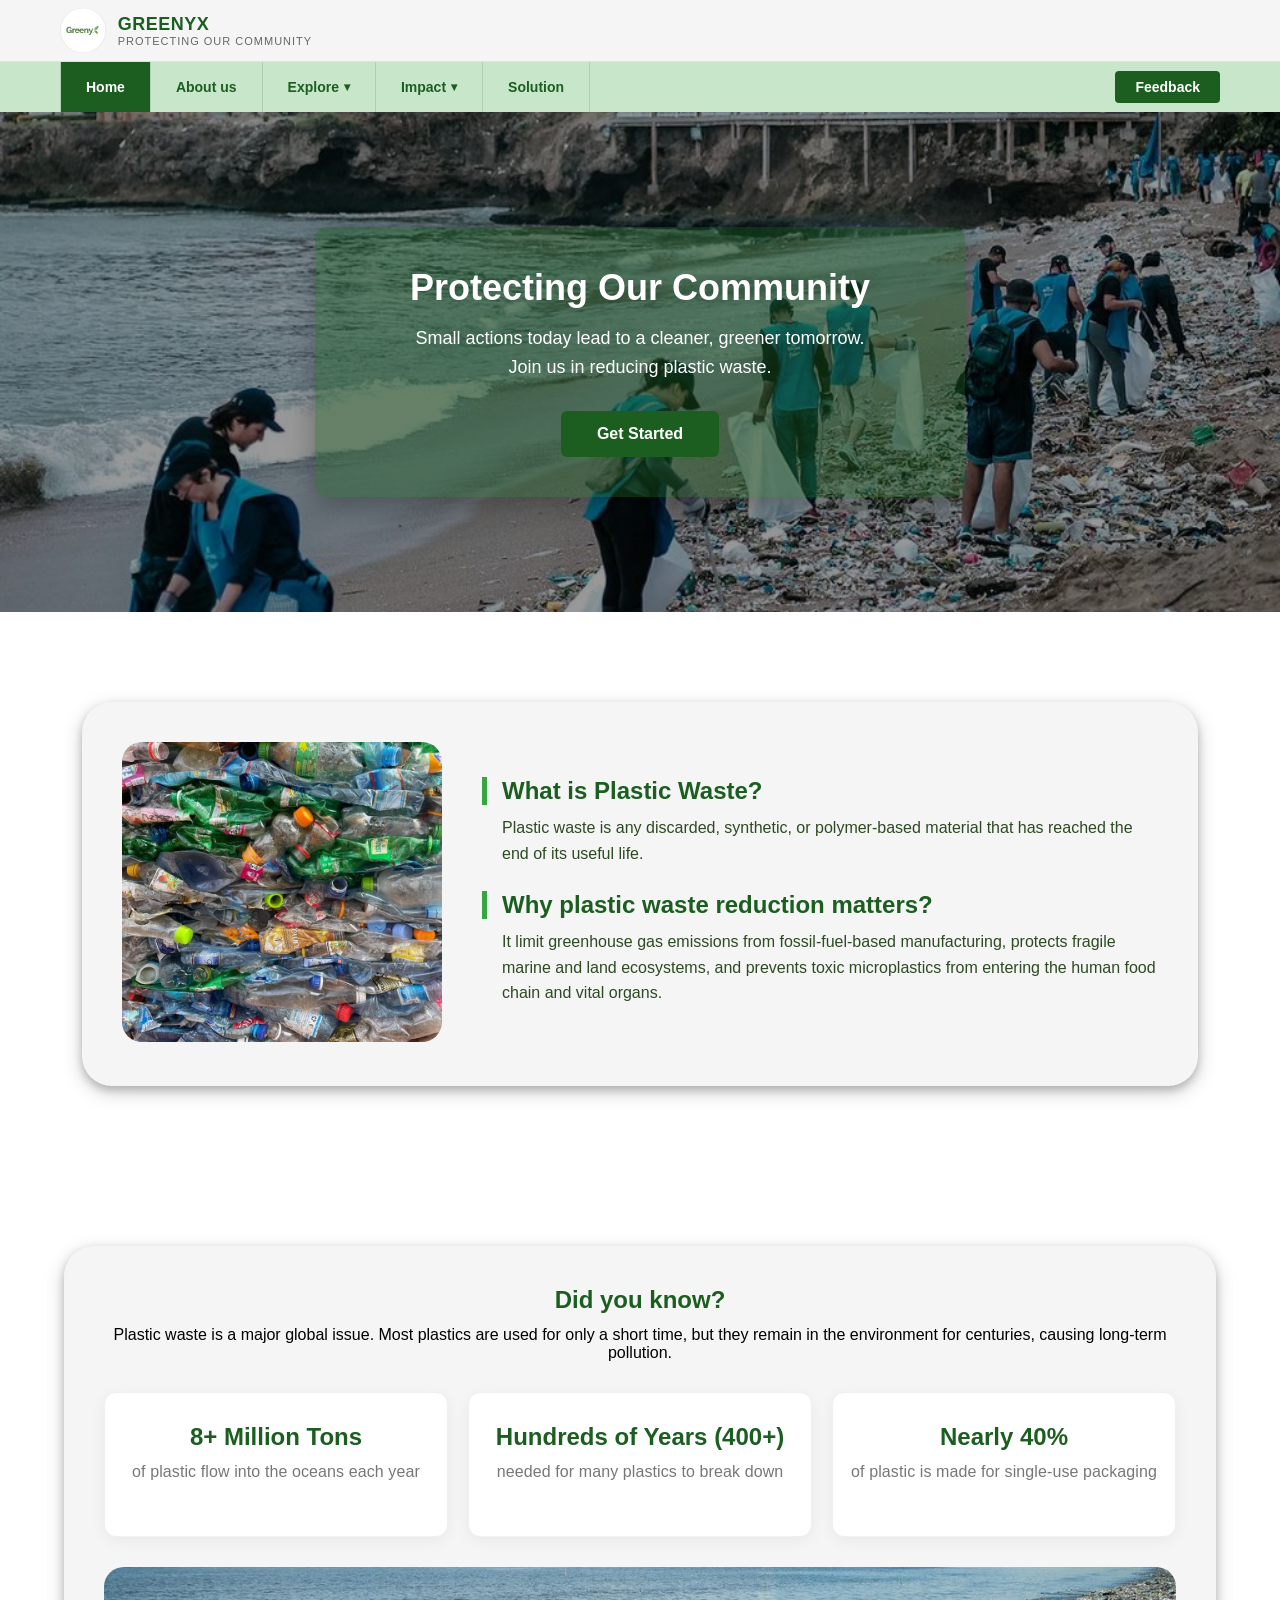
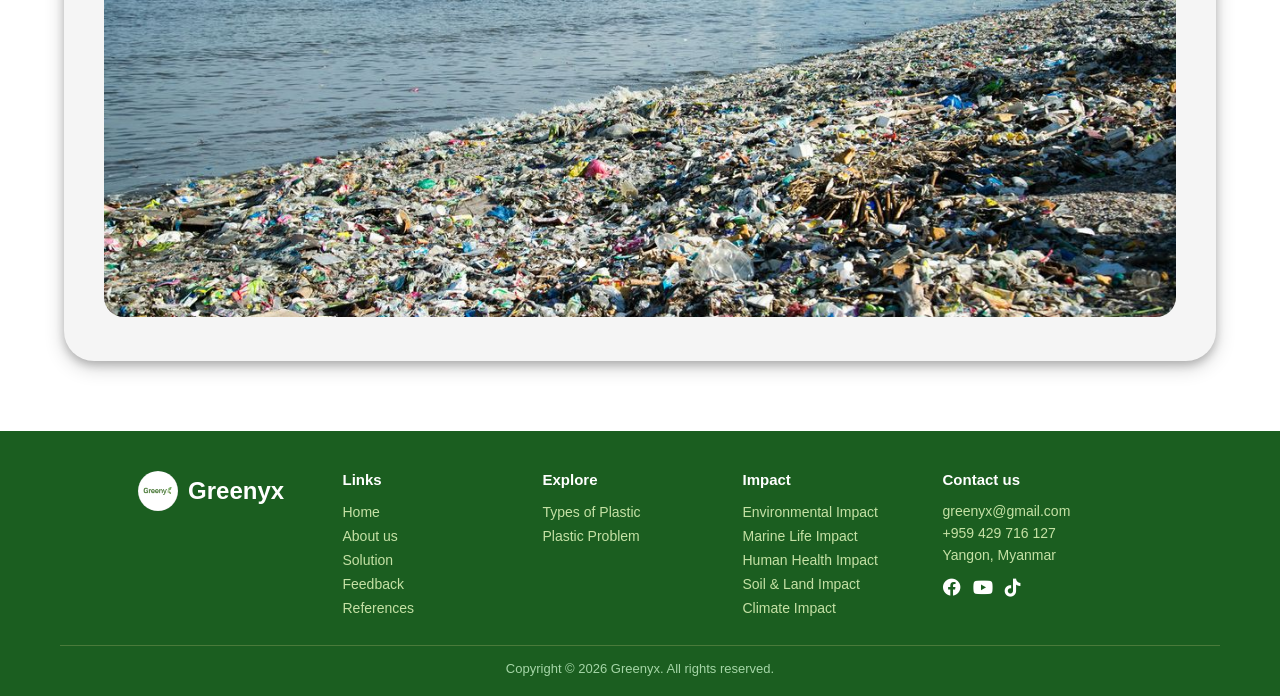
<file: index.html>
<!DOCTYPE html>
<html lang="en">
<head>
    <meta charset="UTF-8">
    <meta name="viewport" content="width=device-width, initial-scale=1.0">
    <title>Plastic Waste Reduction</title>
    <link rel="stylesheet" href="index.css">
    <link rel="stylesheet" href="https://cdnjs.cloudflare.com/ajax/libs/font-awesome/6.0.0/css/all.min.css">
</head>
<body>
    <div id="top-logo">
        <div>
            <img src="image/gennyxlogo.PNG" alt="Greenyx Logo">
            <div>
                <h2>GREENYX</h2>
                <p>Protecting our community</p>
            </div>
        </div>
    </div>
    
    <div id="nav-wrapper">
        <ul>
            <li><a href="index.html" class="active">Home</a></li>
            <li><a href="aboutus.html">About us</a></li>
            <li>
                <a href="#" class="dropdown-link">Explore</a>
                <div>
                    <ul style="list-style: none; padding: 0;">
                        <li><a href="explore_typeofplastic.html">Types of Plastic Waste</a></li>
                        <li><a href="plasticproblem.html">Plastic Problem</a></li>
                    </ul>
                </div>
            </li>
            <li>
                <a href="#" class="dropdown-link">Impact</a>
                <div>
                    <ul style="list-style: none; padding: 0;">
                        <li><a href="environmentalimpact.html">Environmental Impact</a></li>
                        <li><a href="marinelife_impact.html">Marine Life Impact</a></li>
                        <li><a href="human&health_impact.html">Human Health Impact</a></li>
                        <li><a href="soil&land_impact.html">Soil & Land Impact</a></li>
                        <li><a href="climate_impact.html">Climate Impact</a></li>
                    </ul>
                </div>
            </li>
            <li><a href="solutions.html">Solution</a></li>
        </ul>
        <div id="nav-cta">
            <a href="feedback.html">Feedback</a>
        </div>
    </div>

    <div class="hero-container" id="home">
        <div class="hero-content">
            <h2>Protecting Our Community</h2>
            <p>Small actions today lead to a cleaner, greener tomorrow.<br>Join us in reducing plastic waste.</p>
            <a href="solutions.html"><button class="hero-btn">Get Started</button></a>
        </div>
    </div>
    <div class="intro-section">
        <div class="intro-card"> 
            <div class="intro-image">
                <img src="image/introplastic.jpg" alt="Plastic Problem">
            </div>
            <div class="intro-text">
                <blockquote>
                    <h2>What is Plastic Waste?</h2>
                </blockquote>
                <p>Plastic waste is any discarded, synthetic, or polymer-based material that has reached the end of its useful life.</p>

                <blockquote>
                    <h2>Why plastic waste reduction matters?</h2>
                </blockquote>
                <p>It limit greenhouse gas emissions from fossil-fuel-based manufacturing, protects fragile marine and land ecosystems, and prevents toxic microplastics from entering the human food chain and vital organs.</p>
            </div>
        </div>
    </div> 

    <div class="did-you-know">
        <div class="dyk-card"> 
            <h2>Did you know?</h2>
            <p>Plastic waste is a major global issue. Most plastics are used for only a short time, but they remain in the environment for centuries, causing long-term pollution.</p>
            
            <div class="stats-row">
                <div class="stat-box">
                    <h2 class="stat-number">8+ Million Tons</h2>
                    <p class="stat-desc">of plastic flow into the oceans each year</p>
                </div>
                <div class="stat-box">
                    <h2 class="stat-number">Hundreds of Years (400+)</h2>
                    <p class="stat-desc">needed for many plastics to break down</p>
                </div>
                <div class="stat-box">
                    <h2 class="stat-number">Nearly 40%</h2>
                    <p class="stat-desc">of plastic is made for single-use packaging</p>
                </div>
            </div>

            <div class="dyk-image">
                <img src="image/dykplastic.jpg" alt="Ocean Pollution">
            </div>
        </div>
    </div>

     <div class="footer">
            <div class="ft-container">
           
                <div class="ft-info">
                    <div class="logo-group">
                        <img class="logo" src="image/gennyxlogo.PNG" alt="Greenyx Logo">
                        <h2>Greenyx</h2>
                    </div>
                </div>
 
                <div class="ft-column">
                    <h3>Links</h3>
                    <a href="index.html">Home</a>
                    <a href="aboutus.html">About us</a>
                    <a href="solutions.html">Solution</a>
                    <a href="feedback.html">Feedback</a>
                    <a href="https://canva.link/h5xibajif6pdnr3" target="_blank">References</a>
                </div>
 
                <div class="ft-column">
                    <h3>Explore</h3>
                    <a href="explore_typeofplastic.html">Types of Plastic</a>
                    <a href="plasticproblem.html">Plastic Problem</a>
                </div>
 
                <div class="ft-column">
                    <h3>Impact</h3>
                    <a href="environmentalimpact.html">Environmental Impact</a>
                    <a href="marinelife_impact.html">Marine Life Impact</a>
                    <a href="human&health_impact.html">Human Health Impact</a>
                    <a href="soil&land_impact.html">Soil & Land Impact</a>
                    <a href="climate_impact.html">Climate Impact</a>
                </div>

                <div class="ft-contact">
                    <h3>Contact us</h3>
                    <div class="contact-item">greenyx@gmail.com</div>
                    <div class="contact-item">+959 429 716 127</div>
                    <div class="contact-item">Yangon, Myanmar</div>
               
                    <div class="social-icons">
                        <a href="https://www.facebook.com"><i class="fab fa-facebook"></i></a>
                        <a href="https://www.youtube.com"><i class="fab fa-youtube"></i></a>
                        <a href="https://www.tiktok.com"><i class="fab fa-tiktok"></i></a>
                    </div>
                </div>
            </div>
            <hr>
            <div class="footer-copyright">
                <p>Copyright &copy; 2026 Greenyx. All rights reserved.</p>
            </div>
        </div>
</body>
</html>
</file>
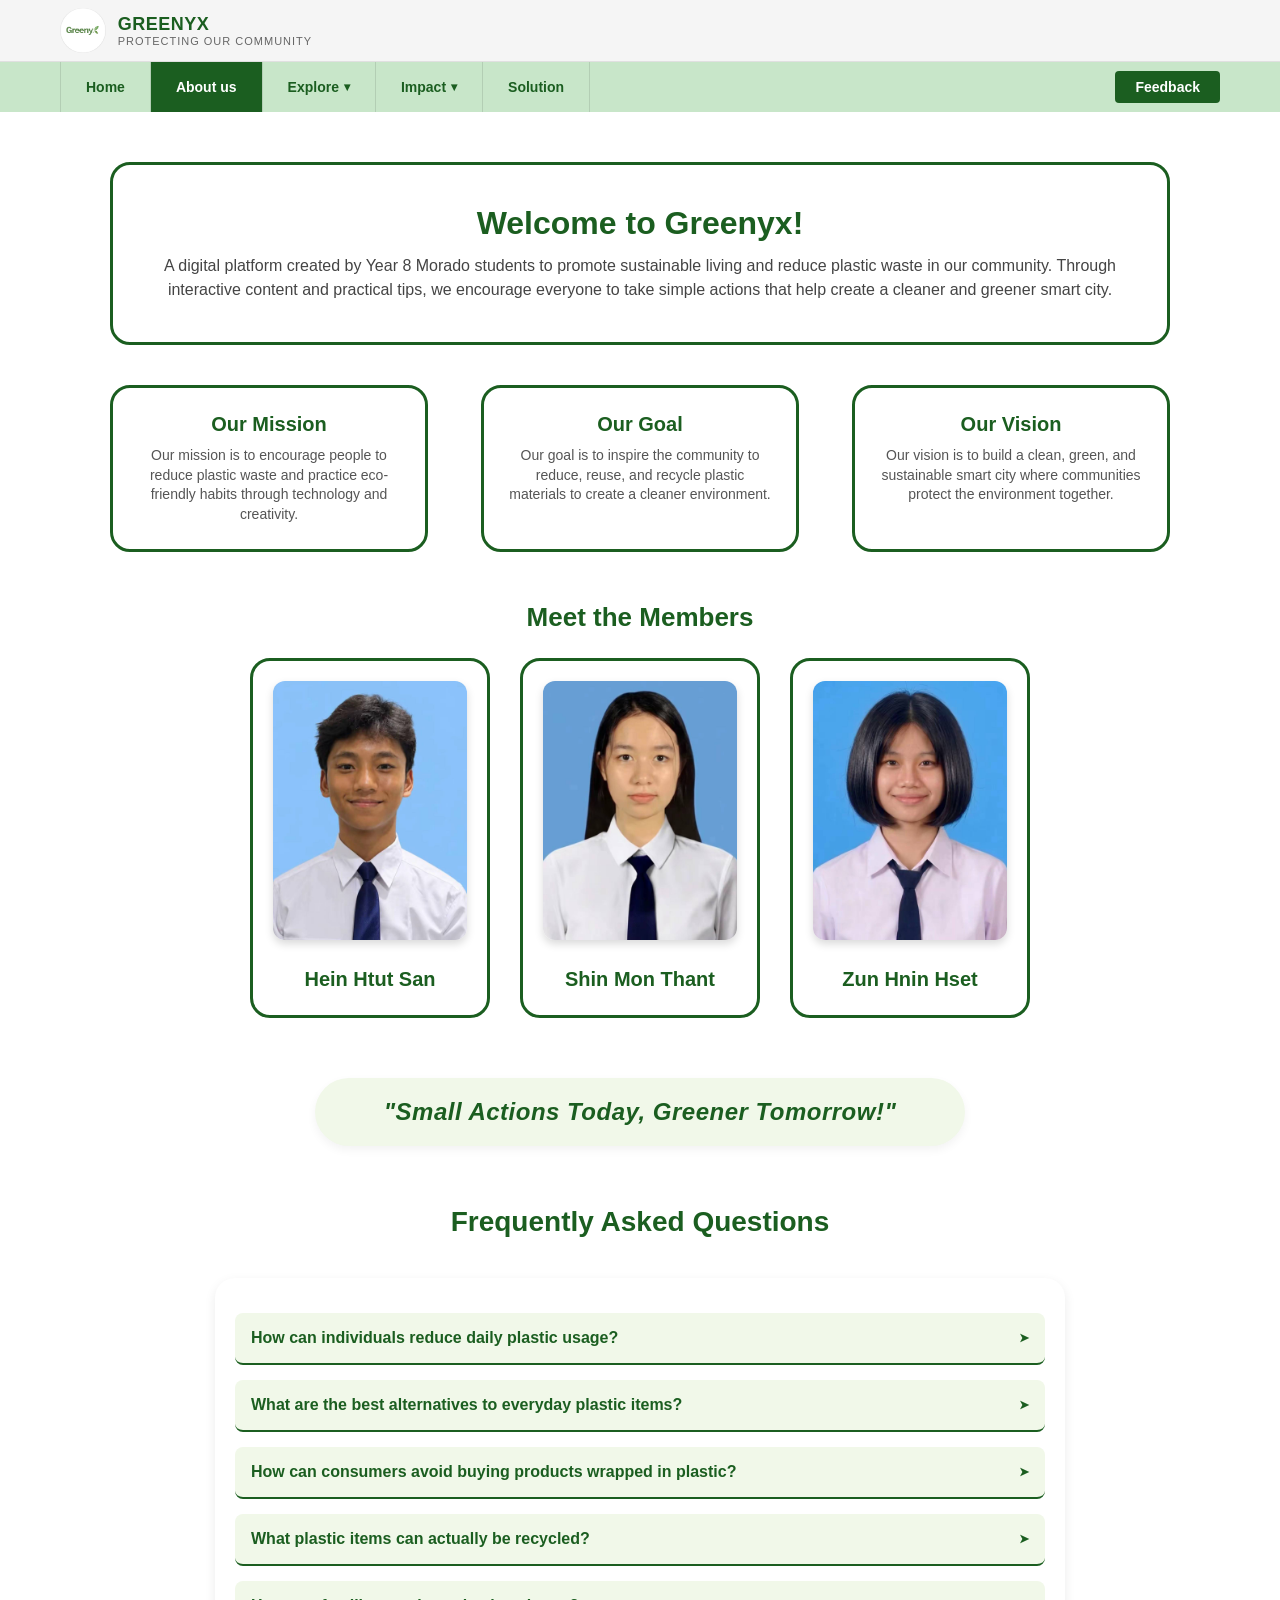
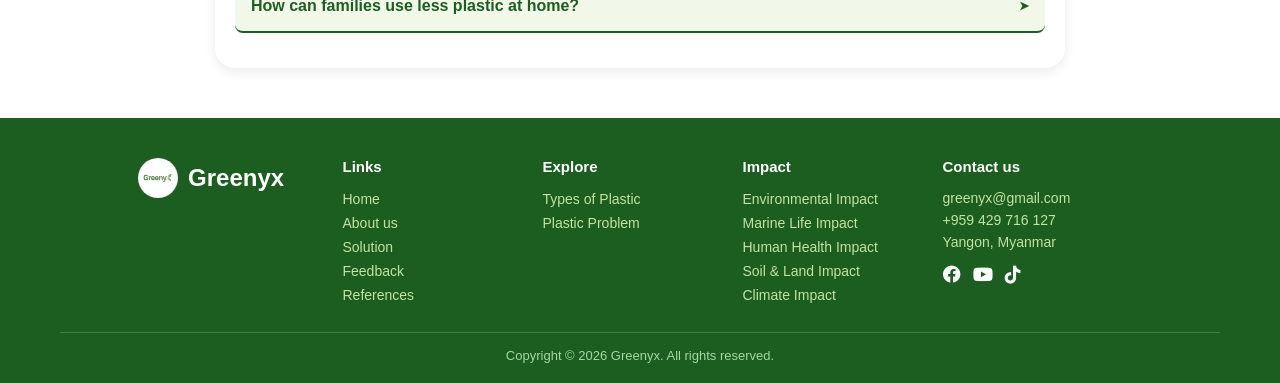
<file: aboutus.html>
<!DOCTYPE html>
<html lang="en">
<head>
    <meta charset="UTF-8">
    <meta name="viewport" content="width=device-width, initial-scale=1.0">
    <title>Plastic Waste Reduction</title>
    <link rel="stylesheet" href="aboutus.css">
    <link rel="stylesheet" href="https://cdnjs.cloudflare.com/ajax/libs/font-awesome/6.0.0/css/all.min.css">
</head>
<body>
    <div id="top-logo">
        <div>
            <img src="image/gennyxlogo.PNG" alt="Greenyx Logo">
            <div>
                <h2>GREENYX</h2>
                <p>Protecting our community</p>
            </div>
        </div>
    </div>
    
    <div id="nav-wrapper">
        <ul>
            <li><a href="index.html">Home</a></li>
            <li><a href="aboutus.html" class="active">About us</a></li>
            <li>
                <a href="#" class="dropdown-link">Explore</a>
                <div>
                    <ul style="list-style: none; padding: 0;">
                        <li><a href="explore_typeofplastic.html">Types of Plastic Waste</a></li>
                        <li><a href="plasticproblem.html">Plastic Problem</a></li>
                    </ul>
                </div>
            </li>
            <li>
                <a href="#" class="dropdown-link">Impact</a>
                <div>
                    <ul style="list-style: none; padding: 0;">
                        <li><a href="environmentalimpact.html">Environmental Impact</a></li>
                        <li><a href="marinelife_impact.html">Marine Life Impact</a></li>
                        <li><a href="human&health_impact.html">Human Health Impact</a></li>
                        <li><a href="soil&land_impact.html">Soil & Land Impact</a></li>
                        <li><a href="climate_impact.html">Climate Impact</a></li>
                    </ul>
                </div>
            </li>
            <li><a href="solutions.html">Solution</a></li>
        </ul>
        <div id="nav-cta">
            <a href="feedback.html">Feedback</a>
        </div>
    </div>
    <div class="about-container">
        
        <div class="welcome-box">
            <h1>Welcome to Greenyx!</h1>
            <p>A digital platform created by Year 8 Morado students to promote sustainable living and reduce plastic waste in our community. Through interactive content and practical tips, we encourage everyone to take simple actions that help create a cleaner and greener smart city.</p>
        </div>

        <div class="about-cards-row">
            <div class="info-card">
                <h3>Our Mission</h3>
                <p>Our mission is to encourage people to reduce plastic waste and practice eco-friendly habits through technology and creativity.
                </p>
            </div>
            <div class="info-card">
                <h3>Our Goal</h3>
                <p>Our goal is to inspire the community to reduce, reuse, and recycle plastic materials to create a cleaner environment.
                </p>
            </div>
            <div class="info-card">
                <h3>Our Vision</h3>
                <p>Our vision is to build a clean, green, and sustainable smart city where communities protect the environment together.
                </p>
            </div>
        </div>

        <div class="team-section">
            <h2>Meet the Members</h2>
            <div class="team-row">
                <div class="member-card">
                    <img src="image/hhs.jpg" alt="Team Member">
                    <h4>Hein Htut San</h4>
                </div>
                <div class="member-card">
                    <img src="image/smt.jpg" alt="Team Member">
                    <h4>Shin Mon Thant</h4>
                </div>
                <div class="member-card">
                    <img src="image/zhh.jpg" alt="Team Member">
                    <h4>Zun Hnin Hset</h4>
                </div>
            </div>
        </div>

        <div class="slogan-bar">
            <h2>"Small Actions Today, Greener Tomorrow!"</h2>
        </div>

        <div class="questions-box">
            <h2>Frequently Asked Questions</h2>
            <div class="faq-container">
                <div class="faq-questions">
                    <details>
                        <summary>How can individuals reduce daily plastic usage?</summary>
                        <p>Starting with small, easy habits makes a big difference! Carrying a reusable cloth bag when shopping, using a refillable water bottle, and saying no to single-use plastic straws or cutlery when ordering food are great steps.</p>
                    </details>

                    <details>
                        <summary>What are the best alternatives to everyday plastic items?</summary>
                        <p>There are plenty of sustainable options available. People can switch to products made from natural materials like bamboo utensils, glass food containers, stainless steel flasks, and organic cotton bags.</p>
                    </details>

                    <details>
                        <summary>How can consumers avoid buying products wrapped in plastic?</summary>
                        <p>Choosing products that use cardboard or paper packaging instead of plastic wraps is helpful. When buying fruits and vegetables, selecting loose items instead of pre-packed ones prevents extra waste.</p>
                    </details>

                    <details>
                        <summary>What plastic items can actually be recycled?</summary>
                        <p>Generally, clean and hard plastic items like water and soda bottles are easy to recycle. Thin plastics such as chip bags, food wrappers, and crinkly plastic bags usually cannot be processed by recycling centers.</p>
                    </details>

                    <details>
                        <summary>How can families use less plastic at home?</summary>
                        <p>Setting up a dedicated bin for items that can be reused or recycled is a perfect start. Families can also switch to bar soaps instead of bottled liquids and remind everyone to bring reusable bags to the market.</p>
                    </details>
                </div>
            </div>
        </div> 
    </div> 
         <div class="footer">
            <div class="ft-container">
           
                <div class="ft-info">
                    <div class="logo-group">
                        <img class="logo" src="image/gennyxlogo.PNG" alt="Greenyx Logo">
                        <h2>Greenyx</h2>
                    </div>
                </div>
 
                <div class="ft-column">
                    <h3>Links</h3>
                    <a href="index.html">Home</a>
                    <a href="aboutus.html">About us</a>
                    <a href="solutions.html">Solution</a>
                    <a href="feedback.html">Feedback</a>
                    <a href="https://canva.link/h5xibajif6pdnr3" target="_blank">References</a>
                </div>
 
                <div class="ft-column">
                    <h3>Explore</h3>
                    <a href="explore_typeofplastic.html">Types of Plastic</a>
                    <a href="plasticproblem.html">Plastic Problem</a>
                </div>
 
                <div class="ft-column">
                    <h3>Impact</h3>
                    <a href="environmentalimpact.html">Environmental Impact</a>
                    <a href="marinelife_impact.html">Marine Life Impact</a>
                    <a href="human&health_impact.html">Human Health Impact</a>
                    <a href="soil&land_impact.html">Soil & Land Impact</a>
                    <a href="climate_impact.html">Climate Impact</a>
                </div>

                <div class="ft-contact">
                    <h3>Contact us</h3>
                    <div class="contact-item">greenyx@gmail.com</div>
                    <div class="contact-item">+959 429 716 127</div>
                    <div class="contact-item">Yangon, Myanmar</div>
               
                    <div class="social-icons">
                        <a href="https://www.facebook.com"><i class="fab fa-facebook"></i></a>
                        <a href="https://www.youtube.com"><i class="fab fa-youtube"></i></a>
                        <a href="https://www.tiktok.com"><i class="fab fa-tiktok"></i></a>
                    </div>
                </div>
            </div>
            <hr>
            <div class="footer-copyright">
                <p>Copyright &copy; 2026 Greenyx. All rights reserved.</p>
            </div>
        </div>
</body>
</html>
</file>
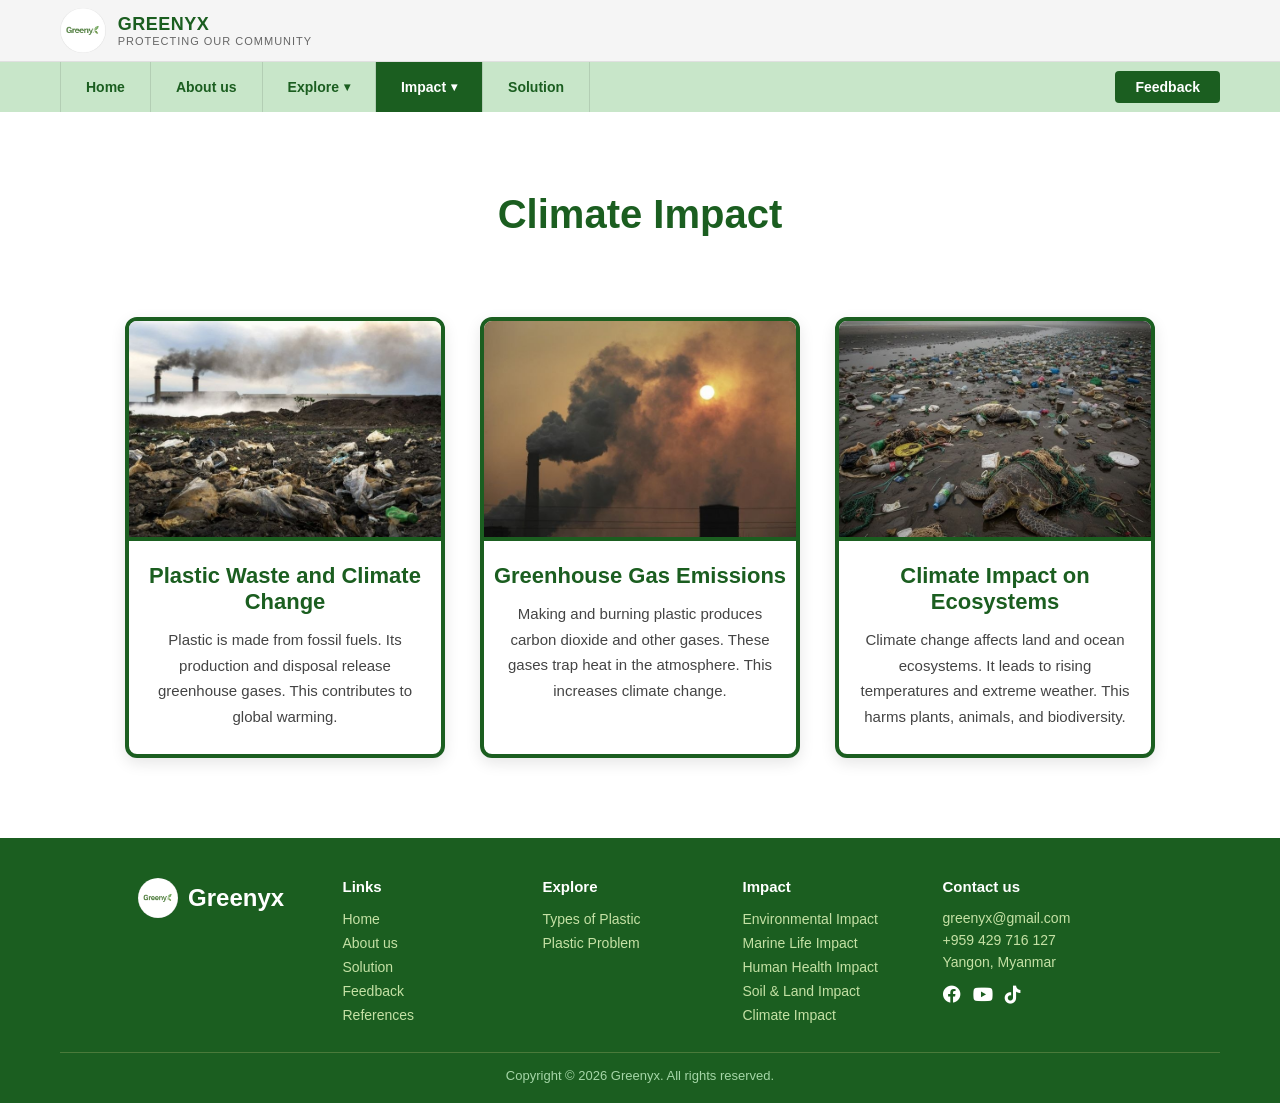
<file: climate_impact.html>
<!DOCTYPE html>
<html lang="en">
<head>
    <meta charset="UTF-8">
    <meta name="viewport" content="width=device-width, initial-scale=1.0">
    <title>Plastic Waste Reduction</title>
    <link rel="stylesheet" href="climate_impact.css">
    <link rel="stylesheet" href="https://cdnjs.cloudflare.com/ajax/libs/font-awesome/6.0.0/css/all.min.css">
</head>
<body>
    <div id="top-logo">
        <div>
            <img src="image/gennyxlogo.PNG" alt="Greenyx Logo">
            <div>
                <h2>GREENYX</h2>
                <p>Protecting our community</p>
            </div>
        </div>
    </div>
    
    <div id="nav-wrapper">
        <ul>
            <li><a href="index.html">Home</a></li>
            <li><a href="aboutus.html">About us</a></li>
            <li>
                <a href="#" class="dropdown-link">Explore</a>
                <div>
                    <ul style="list-style: none; padding: 0;">
                        <li><a href="explore_typeofplastic.html">Types of Plastic Waste</a></li>
                        <li><a href="plasticproblem.html">Plastic Problem</a></li>
                    </ul>
                </div>
            </li>
            <li>
                <a href="#" class="dropdown-link active">Impact</a>
                <div>
                    <ul style="list-style: none; padding: 0;">
                        <li><a href="environmentalimpact.html">Environmental Impact</a></li>
                        <li><a href="marinelife_impact.html">Marine Life Impact</a></li>
                        <li><a href="human&health_impact.html">Human Health Impact</a></li>
                        <li><a href="soil&land_impact.html">Soil & Land Impact</a></li>
                        <li><a href="climate_impact.html">Climate Impact</a></li>
                    </ul>
                </div>
            </li>
            <li><a href="solutions.html">Solution</a></li>
        </ul>
        <div id="nav-cta">
            <a href="feedback.html">Feedback</a>
        </div>
    </div>
    <section class="environment-section">
        <div class="environment-title">
            <h1>Climate Impact</h1>
        </div>
        <div class="impact-container">
            <div class="impact-card">
                <img src="image/plastic waste and climate change.jpg" alt="Plastic Waste and Climate Change">
                <h2>Plastic Waste and Climate Change</h2>
                <p>
                    Plastic is made from fossil fuels. Its production and disposal release greenhouse gases. This contributes to global warming.
            </div>
            <div class="impact-card">
                <img src="image/greenhouse gas emmision.jpg" alt="greenhouse gas emission">
                <h2>Greenhouse Gas Emissions</h2>
                <p>
                    Making and burning plastic produces carbon dioxide and other gases. These gases trap heat in the atmosphere. This increases climate change.
                </p>
            </div>
            <div class="impact-card">
                <img src="image/climate impact on ecosystem.jpg" alt="Climate impact on ecosystems">
                <h2>Climate Impact on Ecosystems</h2>
                <p>
                   Climate change affects land and ocean ecosystems. It leads to rising temperatures and extreme weather. This harms plants, animals, and biodiversity.
                </p>
            </div>
        </div>
    </section>
         <div class="footer">
            <div class="ft-container">
           
                <div class="ft-info">
                    <div class="logo-group">
                        <img class="logo" src="image/gennyxlogo.PNG" alt="Greenyx Logo">
                        <h2>Greenyx</h2>
                    </div>
                </div>
 
                <div class="ft-column">
                    <h3>Links</h3>
                    <a href="index.html">Home</a>
                    <a href="aboutus.html">About us</a>
                    <a href="solutions.html">Solution</a>
                    <a href="feedback.html">Feedback</a>
                    <a href="https://canva.link/h5xibajif6pdnr3" target="_blank">References</a>
                </div>
 
                <div class="ft-column">
                    <h3>Explore</h3>
                    <a href="explore_typeofplastic.html">Types of Plastic</a>
                    <a href="plasticproblem.html">Plastic Problem</a>
                </div>
 
                <div class="ft-column">
                    <h3>Impact</h3>
                    <a href="environmentalimpact.html">Environmental Impact</a>
                    <a href="marinelife_impact.html">Marine Life Impact</a>
                    <a href="human&health_impact.html">Human Health Impact</a>
                    <a href="soil&land_impact.html">Soil & Land Impact</a>
                    <a href="climate_impact.html">Climate Impact</a>
                </div>

                <div class="ft-contact">
                    <h3>Contact us</h3>
                    <div class="contact-item">greenyx@gmail.com</div>
                    <div class="contact-item">+959 429 716 127</div>
                    <div class="contact-item">Yangon, Myanmar</div>
               
                    <div class="social-icons">
                        <a href="https://www.facebook.com"><i class="fab fa-facebook"></i></a>
                        <a href="https://www.youtube.com"><i class="fab fa-youtube"></i></a>
                        <a href="https://www.tiktok.com"><i class="fab fa-tiktok"></i></a>
                    </div>
                </div>
            </div>
            <hr>
            <div class="footer-copyright">
                <p>Copyright &copy; 2026 Greenyx. All rights reserved.</p>
            </div>
        </div>
</body>
</html>
</file>
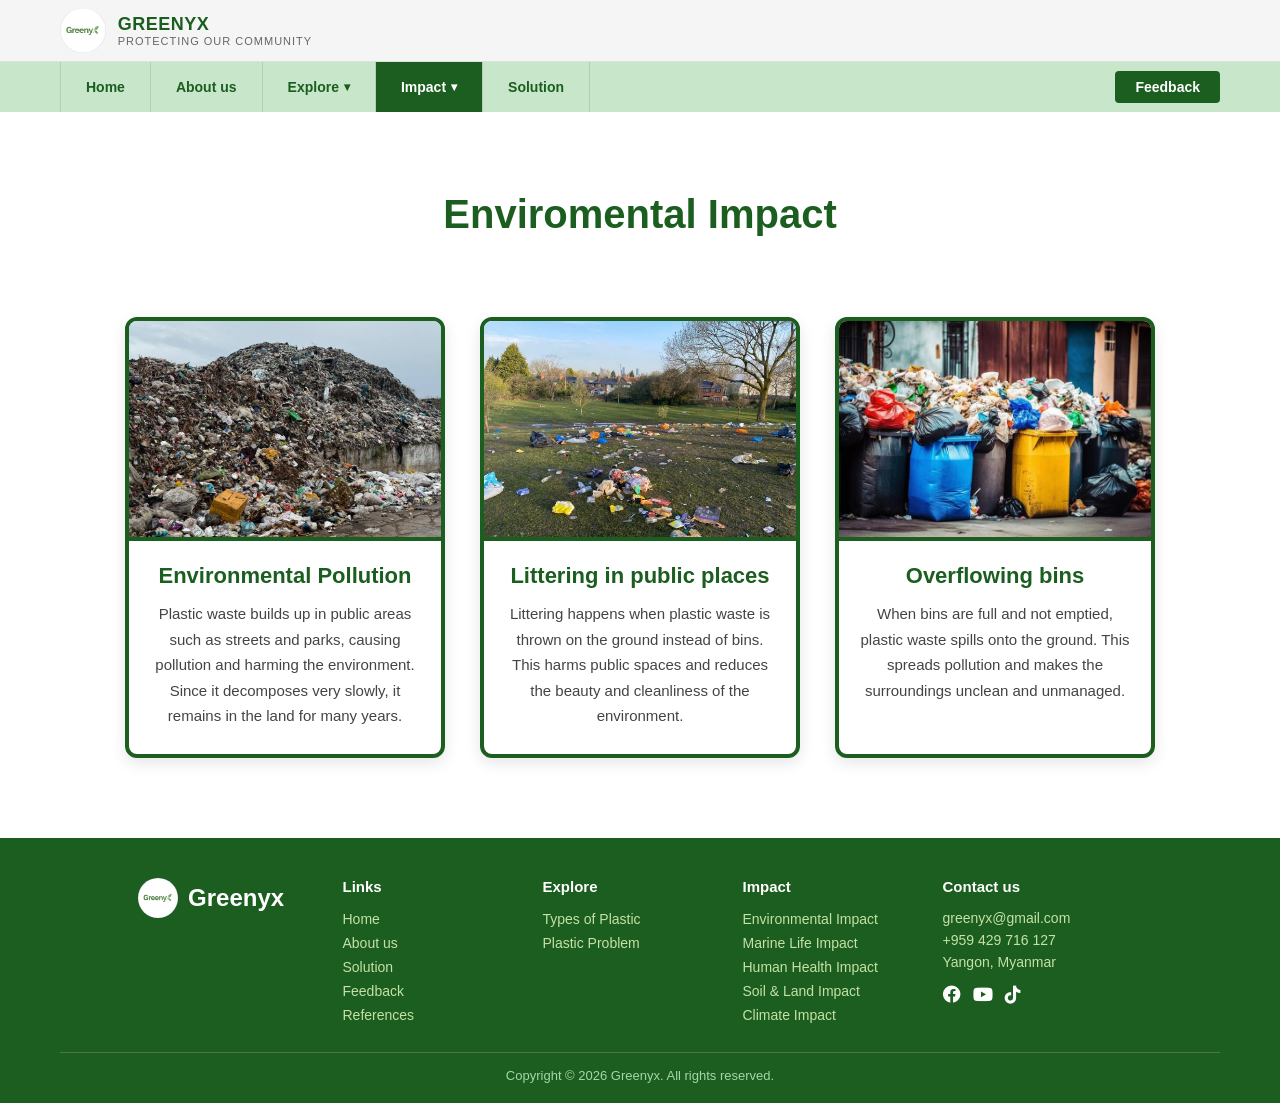
<file: environmentalimpact.html>
<!DOCTYPE html>
<html lang="en">
<head>
    <meta charset="UTF-8">
    <meta name="viewport" content="width=device-width, initial-scale=1.0">
    <title>Plastic Waste Reduction</title>
    <link rel="stylesheet" href="environmentalimpact.css">
    <link rel="stylesheet" href="https://cdnjs.cloudflare.com/ajax/libs/font-awesome/6.0.0/css/all.min.css">
</head>
<body>
    <div id="top-logo">
        <div>
            <img src="image/gennyxlogo.PNG" alt="Greenyx Logo">
            <div>
                <h2>GREENYX</h2>
                <p>Protecting our community</p>
            </div>
        </div>
    </div>
    
    <div id="nav-wrapper">
        <ul>
            <li><a href="index.html">Home</a></li>
            <li><a href="aboutus.html">About us</a></li>
            <li>
                <a href="#" class="dropdown-link">Explore</a>
                <div>
                    <ul style="list-style: none; padding: 0;">
                        <li><a href="explore_typeofplastic.html">Types of Plastic Waste</a></li>
                        <li><a href="plasticproblem.html">Plastic Problem</a></li>
                    </ul>
                </div>
            </li>
            <li>
                <a href="#" class="dropdown-link active">Impact</a>
                <div>
                    <ul style="list-style: none; padding: 0;">
                        <li><a href="environmentalimpact.html">Environmental Impact</a></li>
                        <li><a href="marinelife_impact.html">Marine Life Impact</a></li>
                        <li><a href="human&health_impact.html">Human Health Impact</a></li>
                        <li><a href="soil&land_impact.html">Soil & Land Impact</a></li>
                        <li><a href="climate_impact.html">Climate Impact</a></li>
                    </ul>
                </div>
            </li>
            <li><a href="solutions.html">Solution</a></li>
        </ul>
        <div id="nav-cta">
            <a href="feedback.html">Feedback</a>
        </div>
    </div>
    <section class="environment-section">
        <div class="environment-title">
            <h1>Enviromental Impact</h1>
        </div>
        <div class="impact-container">
            <div class="impact-card">
                <img src="image/enviromental impact.jpg" alt="Land Pollution">
                <h2>Environmental Pollution</h2>
                <p>
                    Plastic waste builds up in public areas such as streets and parks, causing pollution and harming the environment. Since it decomposes very slowly, it remains in the land for many years.
                </p>    
            </div>
            <div class="impact-card">
                <img src="image/public places littering.jpg" alt="Littering in public places">
                <h2>Littering in public places</h2>
                <p>
                    Littering happens when plastic waste is thrown on the ground instead of bins. This harms public spaces and reduces the beauty and cleanliness of the environment.
                </p>
            </div>
            <div class="impact-card">
                <img src="image/bins overflow.jpg" alt="Overflowing bins">
                <h2>Overflowing bins</h2>
                <p>
                   When bins are full and not emptied, plastic waste spills onto the ground. This spreads pollution and makes the surroundings unclean and unmanaged.
                </p>
            </div>
        </div>
    </section>
         <div class="footer">
            <div class="ft-container">
           
                <div class="ft-info">
                    <div class="logo-group">
                        <img class="logo" src="image/gennyxlogo.PNG" alt="Greenyx Logo">
                        <h2>Greenyx</h2>
                    </div>
                </div>
 
                <div class="ft-column">
                    <h3>Links</h3>
                    <a href="index.html">Home</a>
                    <a href="aboutus.html">About us</a>
                    <a href="solutions.html">Solution</a>
                    <a href="feedback.html">Feedback</a>
                    <a href="https://canva.link/h5xibajif6pdnr3" target="_blank">References</a>
                </div>
 
                <div class="ft-column">
                    <h3>Explore</h3>
                    <a href="explore_typeofplastic.html">Types of Plastic</a>
                    <a href="plasticproblem.html">Plastic Problem</a>
                </div>
 
                <div class="ft-column">
                    <h3>Impact</h3>
                    <a href="environmentalimpact.html">Environmental Impact</a>
                    <a href="marinelife_impact.html">Marine Life Impact</a>
                    <a href="human&health_impact.html">Human Health Impact</a>
                    <a href="soil&land_impact.html">Soil & Land Impact</a>
                    <a href="climate_impact.html">Climate Impact</a>
                </div>

                <div class="ft-contact">
                    <h3>Contact us</h3>
                    <div class="contact-item">greenyx@gmail.com</div>
                    <div class="contact-item">+959 429 716 127</div>
                    <div class="contact-item">Yangon, Myanmar</div>
               
                    <div class="social-icons">
                        <a href="https://www.facebook.com"><i class="fab fa-facebook"></i></a>
                        <a href="https://www.youtube.com"><i class="fab fa-youtube"></i></a>
                        <a href="https://www.tiktok.com"><i class="fab fa-tiktok"></i></a>
                    </div>
                </div>
            </div>
            <hr>
            <div class="footer-copyright">
                <p>Copyright &copy; 2026 Greenyx. All rights reserved.</p>
            </div>
        </div>
</body>
</html>
</file>
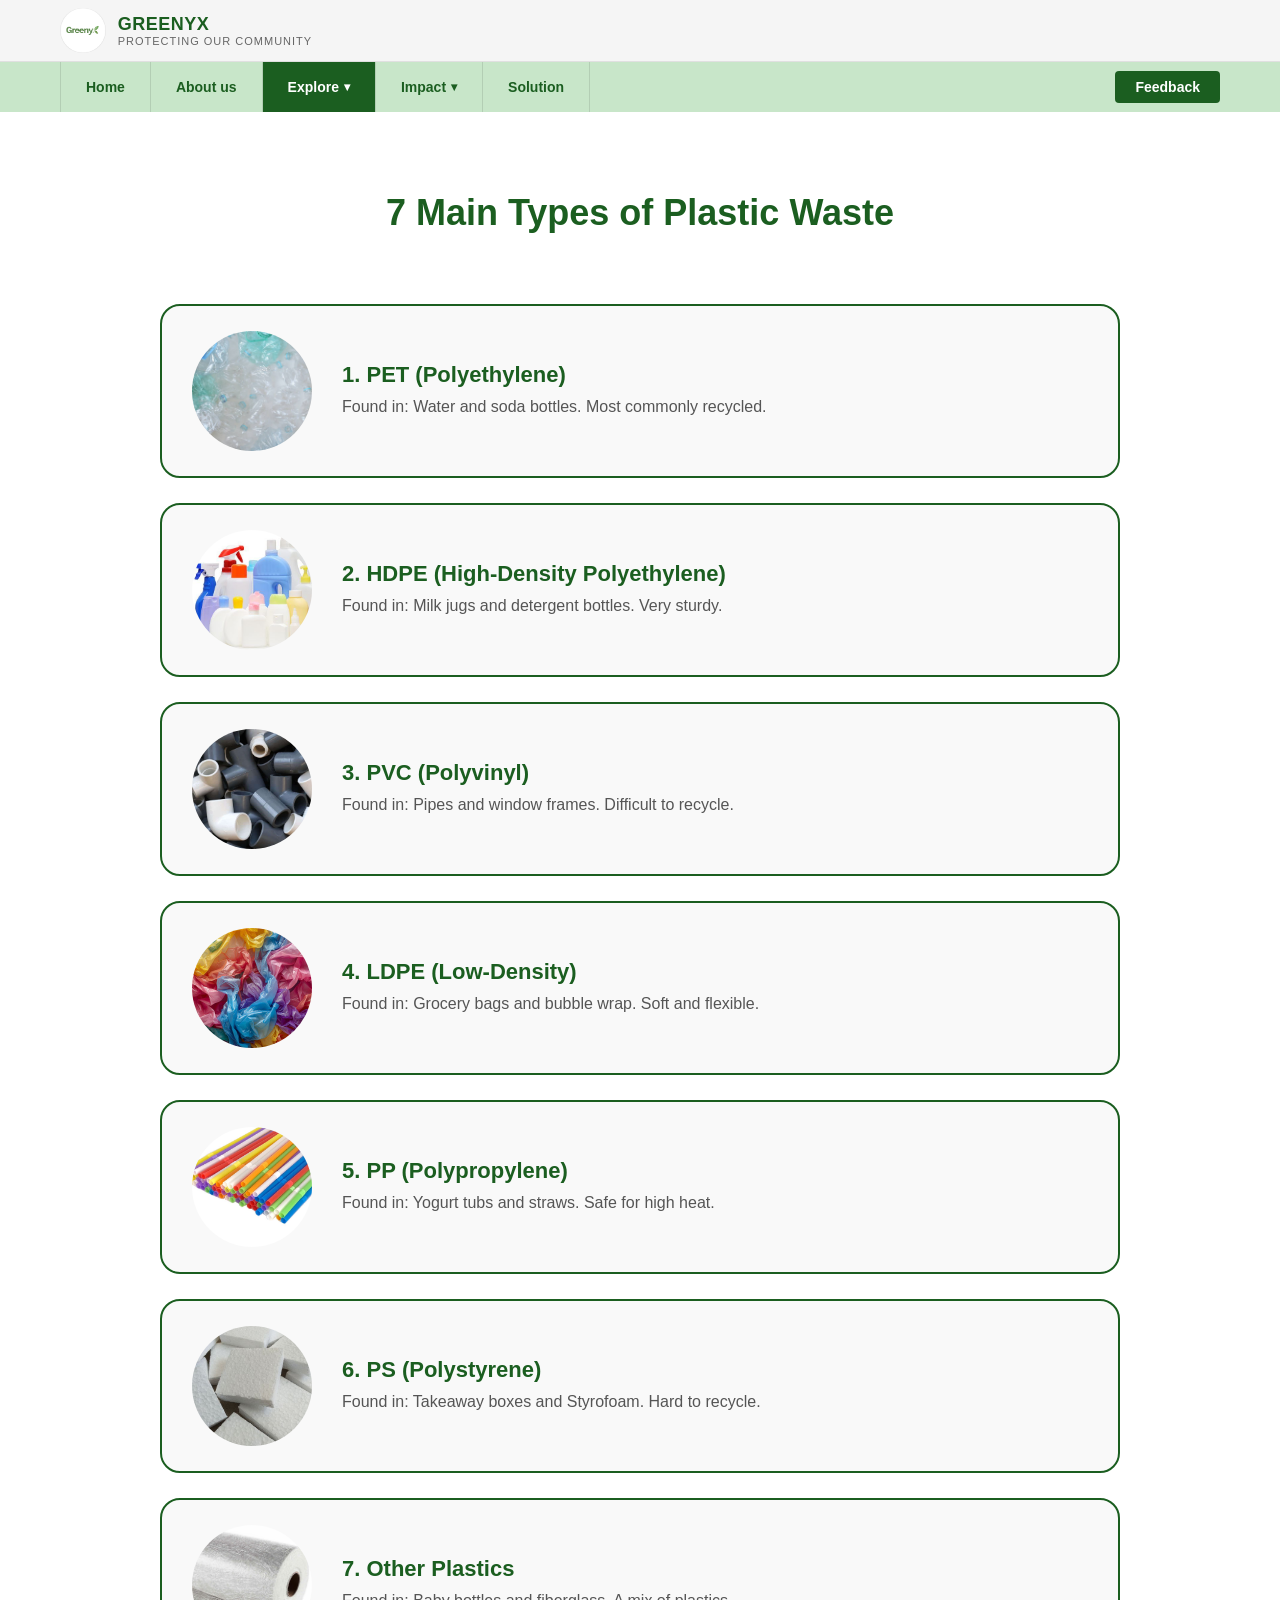
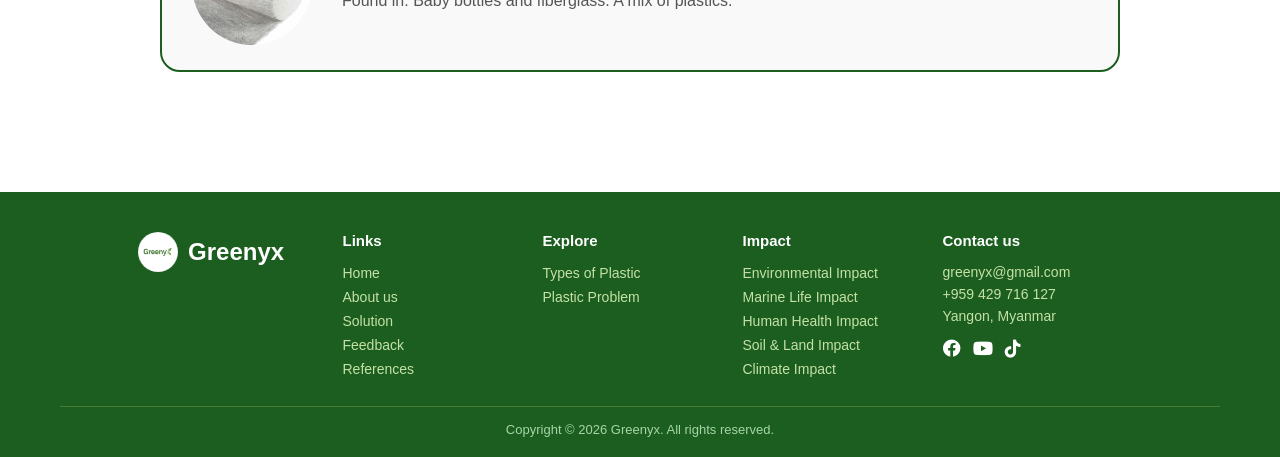
<file: explore_typeofplastic.html>
<!DOCTYPE html>
<html lang="en">
<head>
    <meta charset="UTF-8">
    <meta name="viewport" content="width=device-width, initial-scale=1.0">
    <title>Plastic Waste Reduction</title>
    <link rel="stylesheet" href="explore_typeofplastic.css">
    <link rel="stylesheet" href="https://cdnjs.cloudflare.com/ajax/libs/font-awesome/6.0.0/css/all.min.css">
</head>
<body>
    <div id="top-logo">
        <div>
            <img src="image/gennyxlogo.PNG" alt="Greenyx Logo">
            <div>
                <h2>GREENYX</h2>
                <p>Protecting our community</p>
            </div>
        </div>
    </div>
    
    <div id="nav-wrapper">
        <ul>
            <li><a href="index.html">Home</a></li>
            <li><a href="aboutus.html">About us</a></li>
            <li>
                <a href="#" class="dropdown-link active">Explore</a>
                <div>
                    <ul style="list-style: none; padding: 0;">
                        <li><a href="explore_typeofplastic.html">Types of Plastic Waste</a></li>
                        <li><a href="plasticproblem.html">Plastic Problem</a></li>
                    </ul>
                </div>
            </li>
            <li>
                <a href="#" class="dropdown-link">Impact</a>
                <div>
                    <ul style="list-style: none; padding: 0;">
                        <li><a href="environmentalimpact.html">Environmental Impact</a></li>
                        <li><a href="marinelife_impact.html">Marine Life Impact</a></li>
                        <li><a href="human&health_impact.html">Human Health Impact</a></li>
                        <li><a href="soil&land_impact.html">Soil & Land Impact</a></li>
                        <li><a href="climate_impact.html">Climate Impact</a></li>
                    </ul>
                </div>
            </li>
           <li><a href="solutions.html">Solution</a></li>
        </ul>
        <div id="nav-cta">
            <a href="feedback.html">Feedback</a>
        </div>
    </div>

    <section class="types-header-pill">
        <h1>7 Main Types of Plastic Waste</h1>
    </section>

    <div class="plastic-container">
        <div class="pill-card">
            <div class="pill-img">
                <img src="image/pet.jpg" alt="PET">
            </div>
            <div class="pill-text">
                <h3>1. PET (Polyethylene)</h3>
                <p>Found in: Water and soda bottles. Most commonly recycled.</p>
            </div>
        </div>

        <div class="pill-card">
            <div class="pill-img">
                <img src="image/hdpe.jpg" alt="HDPE">
            </div>
            <div class="pill-text">
                <h3>2. HDPE (High-Density Polyethylene)</h3>
                <p>Found in: Milk jugs and detergent bottles. Very sturdy.</p>
            </div>
        </div>

        <div class="pill-card">
            <div class="pill-img">
                <img src="image/pvc.jpg" alt="PVC">
            </div>
            <div class="pill-text">
                <h3>3. PVC (Polyvinyl)</h3>
                <p>Found in: Pipes and window frames. Difficult to recycle.</p>
            </div>
        </div>

        <div class="pill-card">
            <div class="pill-img">
                <img src="image/ldpe.jpg" alt="LDPE">
            </div>
            <div class="pill-text">
                <h3>4. LDPE (Low-Density)</h3>
                <p>Found in: Grocery bags and bubble wrap. Soft and flexible.</p>
            </div>
        </div>

        <div class="pill-card">
            <div class="pill-img">
                <img src="image/pp.jpg" alt="PP">
            </div>
            <div class="pill-text">
                <h3>5. PP (Polypropylene)</h3>
                <p>Found in: Yogurt tubs and straws. Safe for high heat.</p>
            </div>
        </div>

        <div class="pill-card">
            <div class="pill-img">
                <img src="image/ps.jpg" alt="PS">
            </div>
            <div class="pill-text">
                <h3>6. PS (Polystyrene)</h3>
                <p>Found in: Takeaway boxes and Styrofoam. Hard to recycle.</p>
            </div>
        </div>

        <div class="pill-card">
            <div class="pill-img">
                <img src="image/other.jpg" alt="Other">
            </div>
            <div class="pill-text">
                <h3>7. Other Plastics</h3>
                <p>Found in: Baby bottles and fiberglass. A mix of plastics.</p>
            </div>
        </div>
    </div>

         <div class="footer">
            <div class="ft-container">
           
                <div class="ft-info">
                    <div class="logo-group">
                        <img class="logo" src="image/gennyxlogo.PNG" alt="Greenyx Logo">
                        <h2>Greenyx</h2>
                    </div>
                </div>
 
                <div class="ft-column">
                    <h3>Links</h3>
                    <a href="index.html">Home</a>
                    <a href="aboutus.html">About us</a>
                    <a href="solutions.html">Solution</a>
                    <a href="feedback.html">Feedback</a>
                    <a href="https://canva.link/h5xibajif6pdnr3" target="_blank">References</a>
                </div>
 
                <div class="ft-column">
                    <h3>Explore</h3>
                    <a href="explore_typeofplastic.html">Types of Plastic</a>
                    <a href="plasticproblem.html">Plastic Problem</a>
                </div>
 
                <div class="ft-column">
                    <h3>Impact</h3>
                    <a href="environmentalimpact.html">Environmental Impact</a>
                    <a href="marinelife_impact.html">Marine Life Impact</a>
                    <a href="human&health_impact.html">Human Health Impact</a>
                    <a href="soil&land_impact.html">Soil & Land Impact</a>
                    <a href="climate_impact.html">Climate Impact</a>
                </div>

                <div class="ft-contact">
                    <h3>Contact us</h3>
                    <div class="contact-item">greenyx@gmail.com</div>
                    <div class="contact-item">+959 429 716 127</div>
                    <div class="contact-item">Yangon, Myanmar</div>
               
                    <div class="social-icons">
                        <a href="https://www.facebook.com"><i class="fab fa-facebook"></i></a>
                        <a href="https://www.youtube.com"><i class="fab fa-youtube"></i></a>
                        <a href="https://www.tiktok.com"><i class="fab fa-tiktok"></i></a>
                    </div>
                </div>
            </div>
            <hr>
            <div class="footer-copyright">
                <p>Copyright &copy; 2026 Greenyx. All rights reserved.</p>
            </div>
        </div>
</body>
</html>
</file>
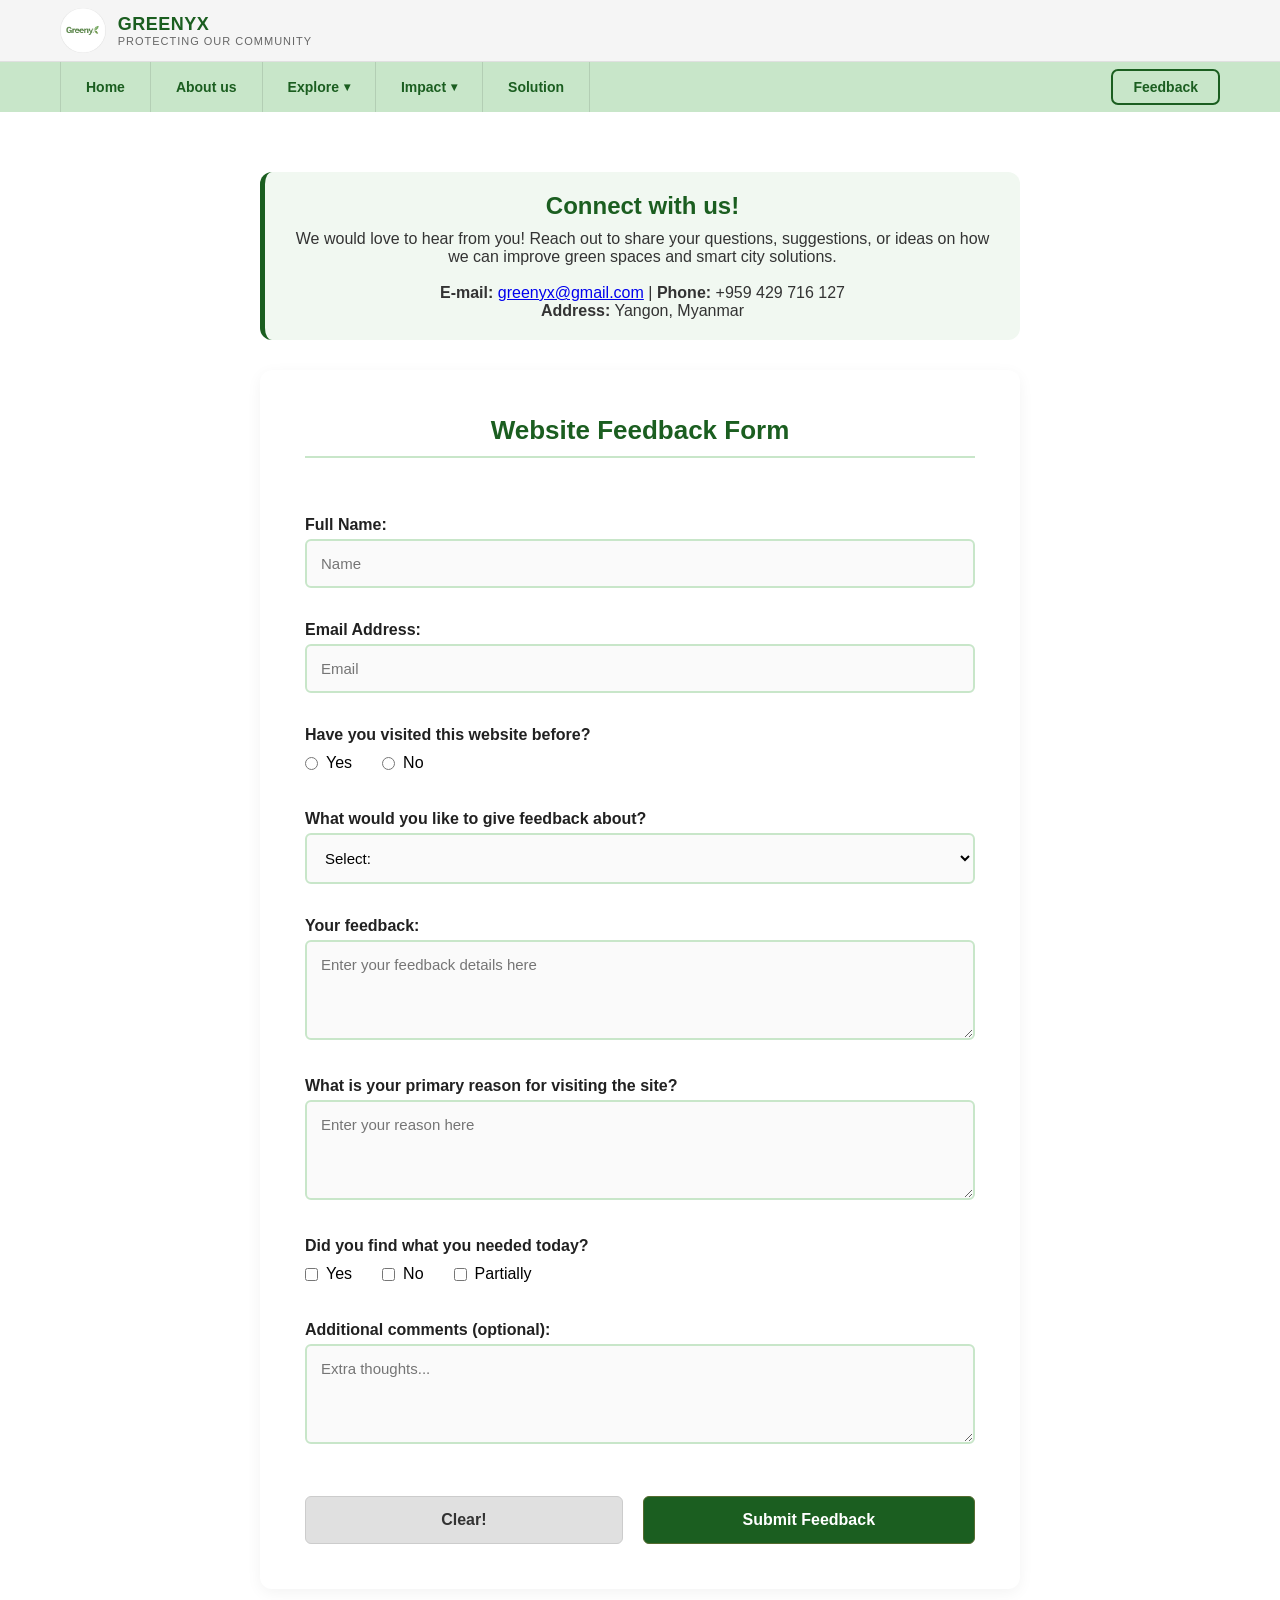
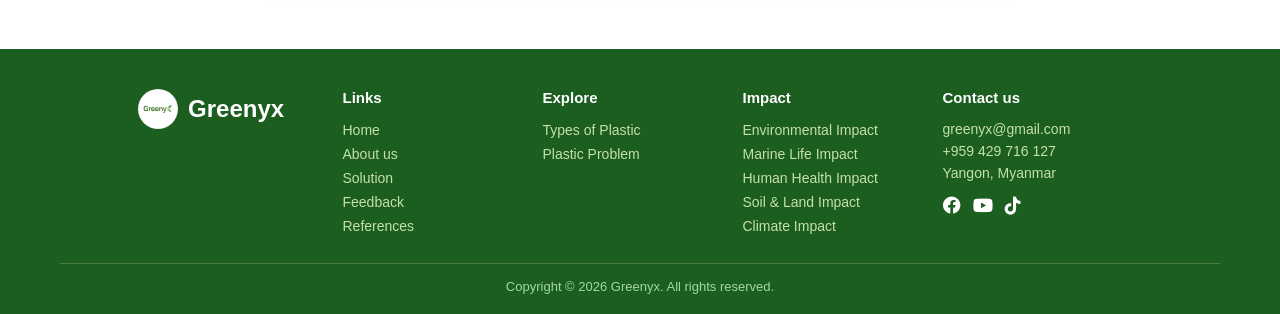
<file: feedback.html>
<!DOCTYPE html>
<html lang="en">
<head>
    <meta charset="UTF-8">
    <meta name="viewport" content="width=device-width, initial-scale=1.0">
    <title>Plastic Waste Reduction</title>
    <link rel="stylesheet" href="feedback.css">
    <link rel="stylesheet" href="https://cdnjs.cloudflare.com/ajax/libs/font-awesome/6.0.0/css/all.min.css">
</head>
<body>
    <div id="top-logo">
        <div>
            <img src="image/gennyxlogo.PNG" alt="Greenyx Logo">
            <div>
                <h2>GREENYX</h2>
                <p>Protecting our community</p>
            </div>
        </div>
    </div>
    
    <div id="nav-wrapper">
        <ul>
            <li><a href="index.html">Home</a></li>
            <li><a href="aboutus.html">About us</a></li>
            <li>
                <a href="#" class="dropdown-link">Explore</a>
                <div>
                    <ul style="list-style: none; padding: 0;">
                        <li><a href="explore_typeofplastic.html">Types of Plastic Waste</a></li>
                        <li><a href="plasticproblem.html">Plastic Problem</a></li>
                    </ul>
                </div>
            </li>
            <li>
                <a href="#" class="dropdown-link">Impact</a>
                <div>
                    <ul style="list-style: none; padding: 0;">
                        <li><a href="environmentalimpact.html">Environmental Impact</a></li>
                        <li><a href="marinelife_impact.html">Marine Life Impact</a></li>
                        <li><a href="human&health_impact.html">Human Health Impact</a></li>
                        <li><a href="soil&land_impact.html">Soil & Land Impact</a></li>
                        <li><a href="climate_impact.html">Climate Impact</a></li>
                    </ul>
                </div>
            </li>
            <li><a href="solutions.html">Solution</a></li>
        </ul>
        <div id="nav-cta">
            <a href="feedback.html" class="active">Feedback</a>
        </div>
    </div>
    <div class="ad-container">  
        
        <div class="address">
            <h1>Connect with us!</h1>
            <p>We would love to hear from you! Reach out to share your questions, suggestions, or ideas on how we can improve green spaces and smart city solutions.</p>
            <br>
            <p><b>E-mail:</b> <a href="mailto:greenyx@gmail.com">greenyx@gmail.com</a> | <b>Phone:</b> +959 429 716 127</p> 
            <p><b>Address:</b> Yangon, Myanmar</p>
        </div>

        <div class="mail">
            <form>
                <h2>Website Feedback Form</h2><br>

                <p class="form-question">Full Name:</p>
                <input type="text" id="fullname" placeholder="Name" required><br><br>

                <p class="form-question">Email Address:</p>
                <input type="email" id="mail" placeholder="Email" required><br><br>

                <p class="form-question">Have you visited this website before?</p>
                <div class="options-row">
                    <div class="option-item">
                        <input type="radio" id="yes-visit" name="visit" value="yes"> Yes
                    </div>
                    <div class="option-item">
                        <input type="radio" id="no-visit" name="visit" value="no"> No
                    </div>
                </div><br>

                <p class="form-question">What would you like to give feedback about?</p>
                <select id="category" name="category" required>
                    <option value="">Select:</option>
                    <option value="website-issues">Website issues</option>
                    <option value="content-ideas">Content ideas</option>
                    <option value="community-suggestions">Community suggestions</option>
                    <option value="other">Other</option>
                </select><br><br>
                <p class="form-question">Your feedback:</p>
                <textarea id="feedback-main" rows="4" placeholder="Enter your feedback details here" required></textarea><br><br>

                <p class="form-question">What is your primary reason for visiting the site?</p>
                <textarea id="reason" rows="4" placeholder="Enter your reason here" required></textarea><br><br>

                <p class="form-question">Did you find what you needed today?</p>
                <div class="options-row">
                    <div class="option-item">
                        <input type="checkbox" id="all-find" name="find" value="all"> Yes
                    </div>
                    <div class="option-item">
                        <input type="checkbox" id="some-find" name="find" value="some"> No
                    </div>
                    <div class="option-item">
                        <input type="checkbox" id="none-find" name="find" value="none"> Partially
                    </div>
                </div><br>

                <p class="form-question">Additional comments (optional):</p>
                <textarea id="comments" rows="4" placeholder="Extra thoughts..."></textarea><br><br>

                <div class="btn-group">
                    <button type="reset" class="clear-btn">Clear!</button>
                    <button type="submit" class="form-btn">Submit Feedback</button>
                </div>
            </form>
        </div>
    </div>
         <div class="footer">
            <div class="ft-container">
           
                <div class="ft-info">
                    <div class="logo-group">
                        <img class="logo" src="image/gennyxlogo.PNG" alt="Greenyx Logo">
                        <h2>Greenyx</h2>
                    </div>
                </div>
 
                <div class="ft-column">
                    <h3>Links</h3>
                    <a href="index.html">Home</a>
                    <a href="aboutus.html">About us</a>
                    <a href="solutions.html">Solution</a>
                    <a href="feedback.html">Feedback</a>
                    <a href="https://canva.link/h5xibajif6pdnr3" target="_blank">References</a>
                </div>
 
                <div class="ft-column">
                    <h3>Explore</h3>
                    <a href="explore_typeofplastic.html">Types of Plastic</a>
                    <a href="plasticproblem.html">Plastic Problem</a>
                </div>
 
                <div class="ft-column">
                    <h3>Impact</h3>
                    <a href="environmentalimpact.html">Environmental Impact</a>
                    <a href="marinelife_impact.html">Marine Life Impact</a>
                    <a href="human&health_impact.html">Human Health Impact</a>
                    <a href="soil&land_impact.html">Soil & Land Impact</a>
                    <a href="climate_impact.html">Climate Impact</a>
                </div>

                <div class="ft-contact">
                    <h3>Contact us</h3>
                    <div class="contact-item">greenyx@gmail.com</div>
                    <div class="contact-item">+959 429 716 127</div>
                    <div class="contact-item">Yangon, Myanmar</div>
               
                    <div class="social-icons">
                        <a href="https://www.facebook.com"><i class="fab fa-facebook"></i></a>
                        <a href="https://www.youtube.com"><i class="fab fa-youtube"></i></a>
                        <a href="https://www.tiktok.com"><i class="fab fa-tiktok"></i></a>
                    </div>
                </div>
            </div>
            <hr>
            <div class="footer-copyright">
                <p>Copyright &copy; 2026 Greenyx. All rights reserved.</p>
            </div>
        </div>
</body>
</html>
</file>
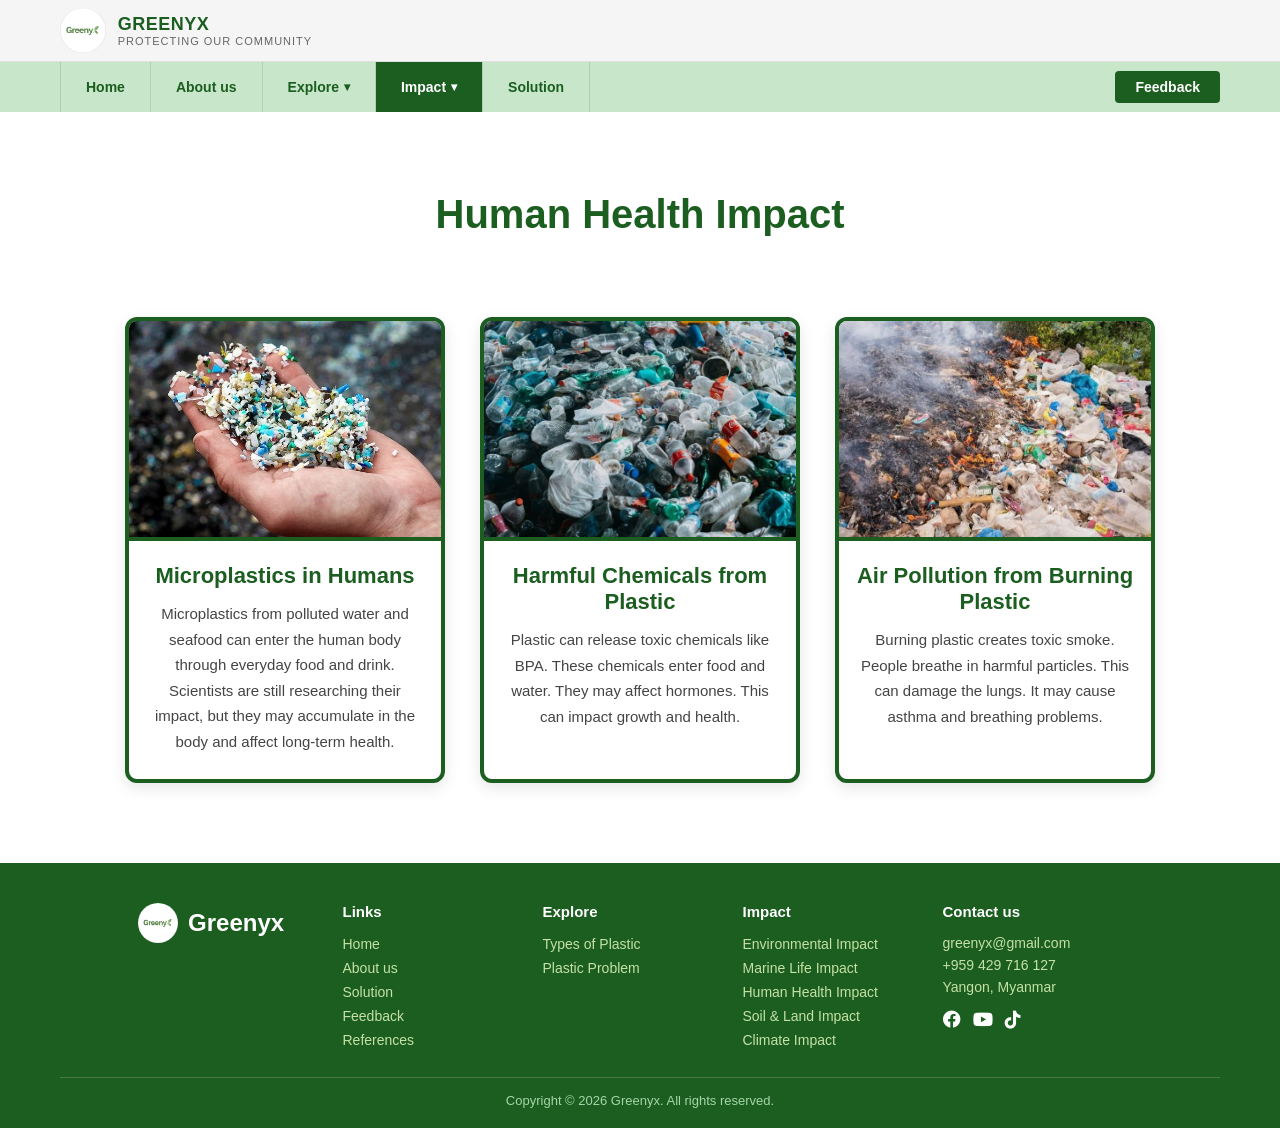
<file: human&health_impact.html>
<!DOCTYPE html>
<html lang="en">
<head>
    <meta charset="UTF-8">
    <meta name="viewport" content="width=device-width, initial-scale=1.0">
    <title>Plastic Waste Reduction</title>
    <link rel="stylesheet" href="human&health_impact.css">
    <link rel="stylesheet" href="https://cdnjs.cloudflare.com/ajax/libs/font-awesome/6.0.0/css/all.min.css">
</head>
<body>
    <div id="top-logo">
        <div>
            <img src="image/gennyxlogo.PNG" alt="Greenyx Logo">
            <div>
                <h2>GREENYX</h2>
                <p>Protecting our community</p>
            </div>
        </div>
    </div>
    
    <div id="nav-wrapper">
        <ul>
            <li><a href="index.html">Home</a></li>
            <li><a href="aboutus.html">About us</a></li>
            <li>
                <a href="#" class="dropdown-link">Explore</a>
                <div>
                    <ul style="list-style: none; padding: 0;">
                        <li><a href="explore_typeofplastic.html">Types of Plastic Waste</a></li>
                        <li><a href="plasticproblem.html">Plastic Problem</a></li>
                    </ul>
                </div>
            </li>
            <li>
                <a href="#" class="dropdown-link active">Impact</a>
                <div>
                    <ul style="list-style: none; padding: 0;">
                        <li><a href="environmentalimpact.html">Environmental Impact</a></li>
                        <li><a href="marinelife_impact.html">Marine Life Impact</a></li>
                        <li><a href="human&health_impact.html">Human Health Impact</a></li>
                        <li><a href="soil&land_impact.html">Soil & Land Impact</a></li>
                        <li><a href="climate_impact.html">Climate Impact</a></li>
                    </ul>
                </div>
            </li>
            <li><a href="solutions.html">Solution</a></li>
        </ul>
        <div id="nav-cta">
            <a href="feedback.html">Feedback</a>
        </div>
    </div>
    <section class="environment-section">
        <div class="environment-title">
            <h1>Human Health Impact</h1>
        </div>
        <div class="impact-container">
            <div class="impact-card">
                <img src="image/microplastic in human.jpg" alt="Microplastics in Humans">
                <h2>Microplastics in Humans</h2>
                <p>
                    Microplastics from polluted water and seafood can enter the human body through everyday food and drink. Scientists are still researching their impact, but they may accumulate in the body and affect long-term health.
            </div>
            <div class="impact-card">
                <img src="image/chemicals from plastc.jpg" alt="Harmful Chemicals from Plastic">
                <h2>Harmful Chemicals from Plastic</h2>
                <p>
                    Plastic can release toxic chemicals like BPA. These chemicals enter food and water. They may affect hormones. This can impact growth and health.
                </p>
            </div>
            <div class="impact-card">
                <img src="image/air pollution from burning plastic.jpg" alt="Air Pollution from Burning Plastic">
                <h2>Air Pollution from Burning Plastic</h2>
                <p>
                   Burning plastic creates toxic smoke. People breathe in harmful particles. This can damage the lungs. It may cause asthma and breathing problems.
                </p>
            </div>
        </div>
    </section>
         <div class="footer">
            <div class="ft-container">
           
                <div class="ft-info">
                    <div class="logo-group">
                        <img class="logo" src="image/gennyxlogo.PNG" alt="Greenyx Logo">
                        <h2>Greenyx</h2>
                    </div>
                </div>
 
                <div class="ft-column">
                    <h3>Links</h3>
                    <a href="index.html">Home</a>
                    <a href="aboutus.html">About us</a>
                    <a href="solutions.html">Solution</a>
                    <a href="feedback.html">Feedback</a>
                    <a href="https://canva.link/h5xibajif6pdnr3" target="_blank">References</a>
                </div>
 
                <div class="ft-column">
                    <h3>Explore</h3>
                    <a href="explore_typeofplastic.html">Types of Plastic</a>
                    <a href="plasticproblem.html">Plastic Problem</a>
                </div>
 
                <div class="ft-column">
                    <h3>Impact</h3>
                    <a href="environmentalimpact.html">Environmental Impact</a>
                    <a href="marinelife_impact.html">Marine Life Impact</a>
                    <a href="human&health_impact.html">Human Health Impact</a>
                    <a href="soil&land_impact.html">Soil & Land Impact</a>
                    <a href="climate_impact.html">Climate Impact</a>
                </div>

                <div class="ft-contact">
                    <h3>Contact us</h3>
                    <div class="contact-item">greenyx@gmail.com</div>
                    <div class="contact-item">+959 429 716 127</div>
                    <div class="contact-item">Yangon, Myanmar</div>
               
                    <div class="social-icons">
                        <a href="https://www.facebook.com"><i class="fab fa-facebook"></i></a>
                        <a href="https://www.youtube.com"><i class="fab fa-youtube"></i></a>
                        <a href="https://www.tiktok.com"><i class="fab fa-tiktok"></i></a>
                    </div>
                </div>
            </div>
            <hr>
            <div class="footer-copyright">
                <p>Copyright &copy; 2026 Greenyx. All rights reserved.</p>
            </div>
        </div>
</body>
</html>
</file>
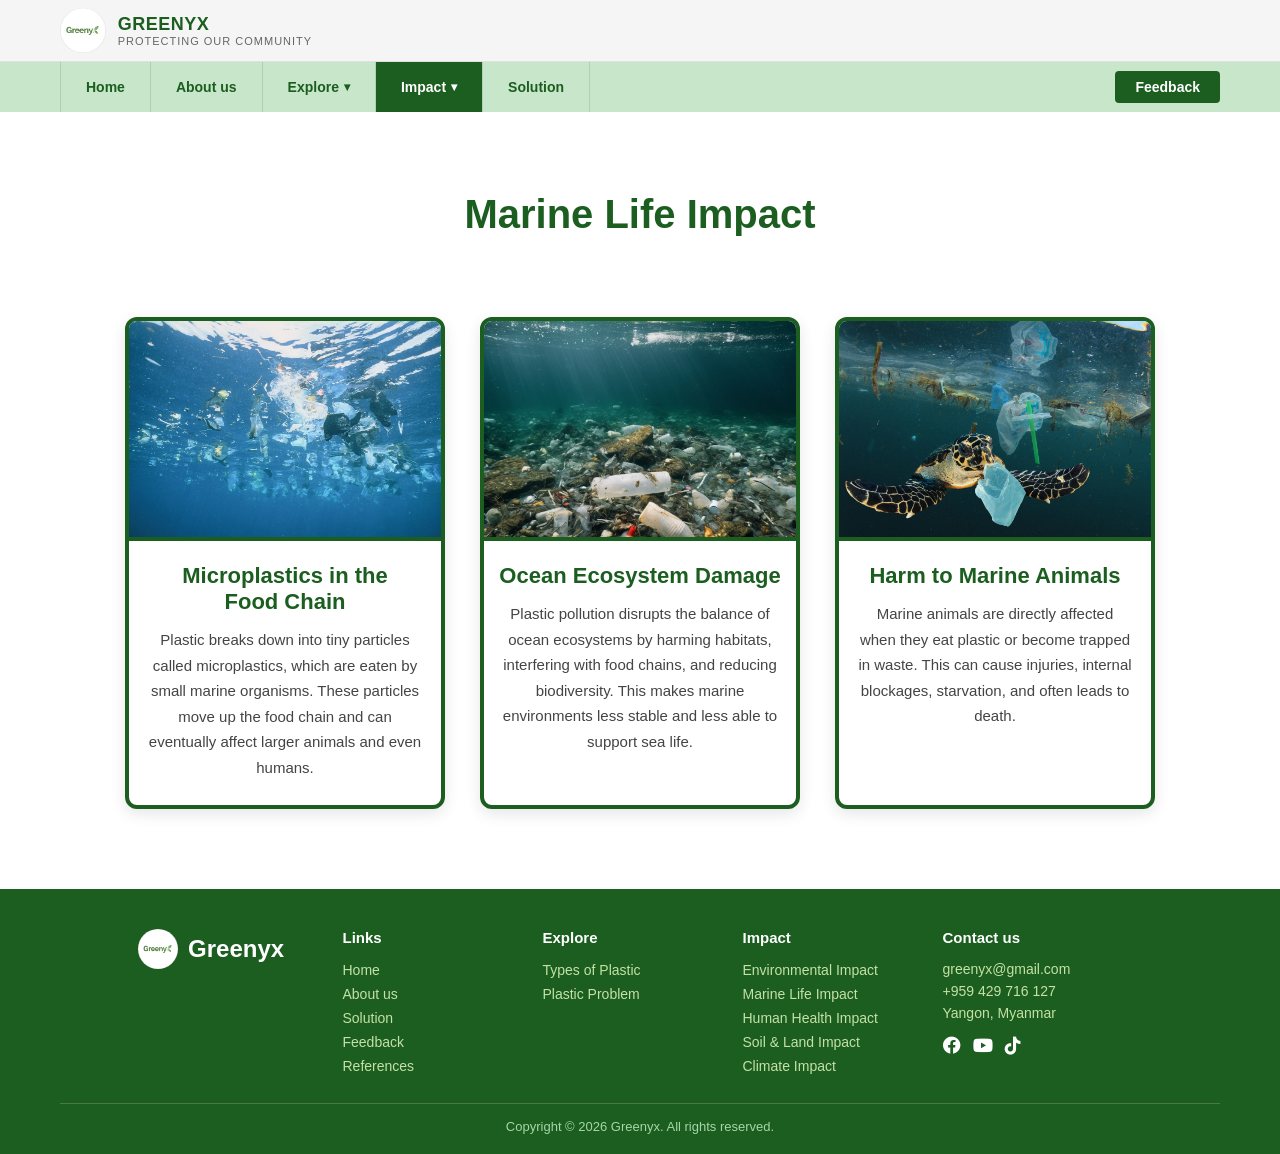
<file: marinelife_impact.html>
<!DOCTYPE html>
<html lang="en">
<head>
    <meta charset="UTF-8">
    <meta name="viewport" content="width=device-width, initial-scale=1.0">
    <title>Plastic Waste Reduction</title>
    <link rel="stylesheet" href="marinelife_impact.css">
    <link rel="stylesheet" href="https://cdnjs.cloudflare.com/ajax/libs/font-awesome/6.0.0/css/all.min.css">
</head>
<body>
    <div id="top-logo">
        <div>
            <img src="image/gennyxlogo.PNG" alt="Greenyx Logo">
            <div>
                <h2>GREENYX</h2>
                <p>Protecting our community</p>
            </div>
        </div>
    </div>
    
    <div id="nav-wrapper">
        <ul>
            <li><a href="index.html">Home</a></li>
            <li><a href="aboutus.html">About us</a></li>
            <li>
                <a href="#" class="dropdown-link">Explore</a>
                <div>
                    <ul style="list-style: none; padding: 0;">
                        <li><a href="explore_typeofplastic.html">Types of Plastic Waste</a></li>
                        <li><a href="plasticproblem.html">Plastic Problem</a></li>
                    </ul>
                </div>
            </li>
            <li>
                <a href="#" class="dropdown-link active">Impact</a>
                <div>
                    <ul style="list-style: none; padding: 0;">
                        <li><a href="environmentalimpact.html">Environmental Impact</a></li>
                        <li><a href="marinelife_impact.html">Marine Life Impact</a></li>
                        <li><a href="human&health_impact.html">Human Health Impact</a></li>
                        <li><a href="soil&land_impact.html">Soil & Land Impact</a></li>
                        <li><a href="climate_impact.html">Climate Impact</a></li>
                    </ul>
                </div>
            </li>
            <li><a href="solutions.html">Solution</a></li>
        </ul>
        <div id="nav-cta">
            <a href="feedback.html">Feedback</a>
        </div>
    </div>
    <section class="environment-section">
        <div class="environment-title">
            <h1>Marine Life Impact</h1>
        </div>
        <div class="impact-container">
            <div class="impact-card">
                <img src="image/plastic entering.jpg" alt="Microplastics Entering the Food Chain">
                <h2>Microplastics in the <br>Food Chain</h2>
                <p>
                    Plastic breaks down into tiny particles called microplastics, which are eaten by small marine organisms. These particles move up the food chain and can eventually affect larger animals and even humans.
            </div>
            <div class="impact-card">
                <img src="image/Ocean ecosystem damage.jpg" alt="Ocean ecosystem Damage">
                <h2>Ocean Ecosystem Damage</h2>
                <p>
                    Plastic pollution disrupts the balance of ocean ecosystems by harming habitats, interfering with food chains, and reducing biodiversity. This makes marine environments less stable and less able to support sea life.
                </p>
            </div>
            <div class="impact-card">
                <img src="image/harm to marine animals.jpg" alt="Harm to Marine Animals">
                <h2>Harm to Marine Animals</h2>
                <p>
                   Marine animals are directly affected when they eat plastic or become trapped in waste. This can cause injuries, internal blockages, starvation, and often leads to death.
                </p>
            </div>
        </div>
    </section>
         <div class="footer">
            <div class="ft-container">
           
                <div class="ft-info">
                    <div class="logo-group">
                        <img class="logo" src="image/gennyxlogo.PNG" alt="Greenyx Logo">
                        <h2>Greenyx</h2>
                    </div>
                </div>
 
                <div class="ft-column">
                    <h3>Links</h3>
                    <a href="index.html">Home</a>
                    <a href="aboutus.html">About us</a>
                    <a href="solutions.html">Solution</a>
                    <a href="feedback.html">Feedback</a>
                    <a href="https://canva.link/h5xibajif6pdnr3" target="_blank">References</a>
                </div>
 
                <div class="ft-column">
                    <h3>Explore</h3>
                    <a href="explore_typeofplastic.html">Types of Plastic</a>
                    <a href="plasticproblem.html">Plastic Problem</a>
                </div>
 
                <div class="ft-column">
                    <h3>Impact</h3>
                    <a href="environmentalimpact.html">Environmental Impact</a>
                    <a href="marinelife_impact.html">Marine Life Impact</a>
                    <a href="human&health_impact.html">Human Health Impact</a>
                    <a href="soil&land_impact.html">Soil & Land Impact</a>
                    <a href="climate_impact.html">Climate Impact</a>
                </div>

                <div class="ft-contact">
                    <h3>Contact us</h3>
                    <div class="contact-item">greenyx@gmail.com</div>
                    <div class="contact-item">+959 429 716 127</div>
                    <div class="contact-item">Yangon, Myanmar</div>
               
                    <div class="social-icons">
                        <a href="https://www.facebook.com"><i class="fab fa-facebook"></i></a>
                        <a href="https://www.youtube.com"><i class="fab fa-youtube"></i></a>
                        <a href="https://www.tiktok.com"><i class="fab fa-tiktok"></i></a>
                    </div>
                </div>
            </div>
            <hr>
            <div class="footer-copyright">
                <p>Copyright &copy; 2026 Greenyx. All rights reserved.</p>
            </div>
        </div>
</body>
</html>
</file>
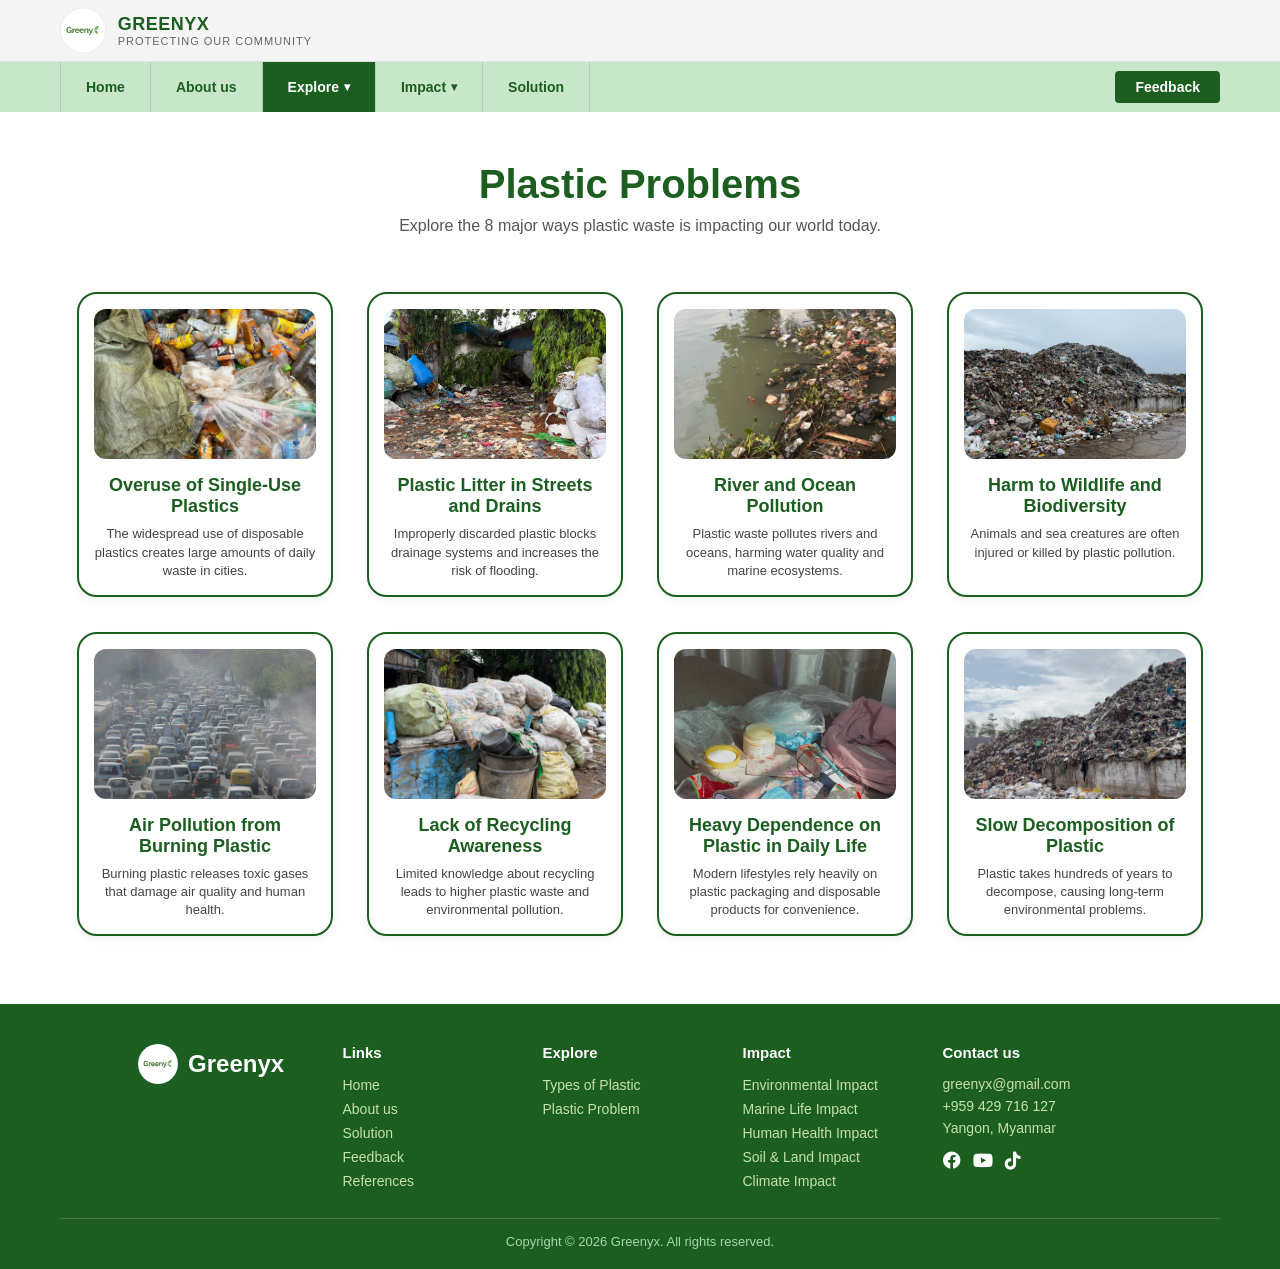
<file: plasticproblem.html>
<!DOCTYPE html>
<html lang="en">
<head>
    <meta charset="UTF-8">
    <meta name="viewport" content="width=device-width, initial-scale=1.0">
    <title>Plastic Waste Reduction</title>
    <link rel="stylesheet" href="plasticproblem.css">
    <link rel="stylesheet" href="https://cdnjs.cloudflare.com/ajax/libs/font-awesome/6.0.0/css/all.min.css">
</head>
<body>
    <div id="top-logo">
        <div>
            <img src="image/gennyxlogo.PNG" alt="Greenyx Logo">
            <div>
                <h2>GREENYX</h2>
                <p>Protecting our community</p>
            </div>
        </div>
    </div>
    
    <div id="nav-wrapper">
        <ul>
            <li><a href="index.html">Home</a></li>
            <li><a href="aboutus.html">About us</a></li>
            <li>
                <a href="#" class="dropdown-link active">Explore</a>
                <div>
                    <ul style="list-style: none; padding: 0;">
                        <li><a href="explore_typeofplastic.html">Types of Plastic Waste</a></li>
                        <li><a href="plasticproblem.html">Plastic Problem</a></li>
                    </ul>
                </div>
            </li>
            <li>
                <a href="#" class="dropdown-link">Impact</a>
                <div>
                    <ul style="list-style: none; padding: 0;">
                        <li><a href="environmentalimpact.html">Environmental Impact</a></li>
                        <li><a href="marinelife_impact.html">Marine Life Impact</a></li>
                        <li><a href="human&health_impact.html">Human Health Impact</a></li>
                        <li><a href="soil&land_impact.html">Soil & Land Impact</a></li>
                        <li><a href="climate_impact.html">Climate Impact</a></li>
                    </ul>
                </div>
            </li>
            <li><a href="solutions.html">Solution</a></li>
        </ul>
        <div id="nav-cta">
            <a href="feedback.html">Feedback</a>
        </div>
    </div>
    <div class="problems-container">
        <div class="problems-header">
            <h1>Plastic Problems</h1>
            <p>Explore the 8 major ways plastic waste is impacting our world today.</p>
        </div>

        <div class="problems-grid">
            <div class="problem-card">
                <img src="image/overuse.jpg" alt="Overuse">
                <h3>Overuse of Single-Use Plastics</h3>
                <p>The widespread use of disposable plastics creates large amounts of daily waste in cities.</p>
            </div>
            <div class="problem-card">
                <img src="image/litter.jpg" alt="Litter">
                <h3>Plastic Litter in Streets and Drains</h3>
                <p>Improperly discarded plastic blocks drainage systems and increases the risk of flooding.</p>
            </div>
            <div class="problem-card">
                <img src="image/riverpollution.jpg" alt="Pollution">
                <h3>River and Ocean Pollution</h3>
                <p>Plastic waste pollutes rivers and oceans, harming water quality and marine ecosystems.</p>
            </div>
            <div class="problem-card">
                <img src="image/landfill.jpg" alt="Harm">
                <h3>Harm to Wildlife and Biodiversity</h3>
                <p>Animals and sea creatures are often injured or killed by plastic pollution.</p>
            </div>
            <div class="problem-card">
                <img src="image/airpollution.jpg" alt="Air">
                <h3>Air Pollution from Burning Plastic</h3>
                <p>Burning plastic releases toxic gases that damage air quality and human health.</p>
            </div>
            <div class="problem-card">
                <img src="image/lackrecyclingawareness.jpg" alt="Lack of Awareness">
                <h3>Lack of Recycling Awareness</h3>
                <p>Limited knowledge about recycling leads to higher plastic waste and environmental pollution.</p>
            </div>
            <div class="problem-card">
                <img src="image/heavydependance.jpg" alt="Heavy Dependence">
                <h3>Heavy Dependence on Plastic in Daily Life</h3>
                <p>Modern lifestyles rely heavily on plastic packaging and disposable products for convenience.</p>
            </div>
            <div class="problem-card">
                <img src="image/slowdecomposition.jpg" alt="Slow Decomposition">
                <h3>Slow Decomposition of Plastic</h3>
                <p>Plastic takes hundreds of years to decompose, causing long-term environmental problems.</p>
            </div>
        </div>
    </div>
    
         <div class="footer">
            <div class="ft-container">
           
                <div class="ft-info">
                    <div class="logo-group">
                        <img class="logo" src="image/gennyxlogo.PNG" alt="Greenyx Logo">
                        <h2>Greenyx</h2>
                    </div>
                </div>
 
                <div class="ft-column">
                    <h3>Links</h3>
                    <a href="index.html">Home</a>
                    <a href="aboutus.html">About us</a>
                    <a href="solutions.html">Solution</a>
                    <a href="feedback.html">Feedback</a>
                    <a href="https://canva.link/h5xibajif6pdnr3" target="_blank">References</a>
                </div>
 
                <div class="ft-column">
                    <h3>Explore</h3>
                    <a href="explore_typeofplastic.html">Types of Plastic</a>
                    <a href="plasticproblem.html">Plastic Problem</a>
                </div>
 
                <div class="ft-column">
                    <h3>Impact</h3>
                    <a href="environmentalimpact.html">Environmental Impact</a>
                    <a href="marinelife_impact.html">Marine Life Impact</a>
                    <a href="human&health_impact.html">Human Health Impact</a>
                    <a href="soil&land_impact.html">Soil & Land Impact</a>
                    <a href="climate_impact.html">Climate Impact</a>
                </div>

                <div class="ft-contact">
                    <h3>Contact us</h3>
                    <div class="contact-item">greenyx@gmail.com</div>
                    <div class="contact-item">+959 429 716 127</div>
                    <div class="contact-item">Yangon, Myanmar</div>
               
                    <div class="social-icons">
                        <a href="https://www.facebook.com"><i class="fab fa-facebook"></i></a>
                        <a href="https://www.youtube.com"><i class="fab fa-youtube"></i></a>
                        <a href="https://www.tiktok.com"><i class="fab fa-tiktok"></i></a>
                    </div>
                </div>
            </div>
            <hr>
            <div class="footer-copyright">
                <p>Copyright &copy; 2026 Greenyx. All rights reserved.</p>
            </div>
        </div>
</body>
</html>
</file>
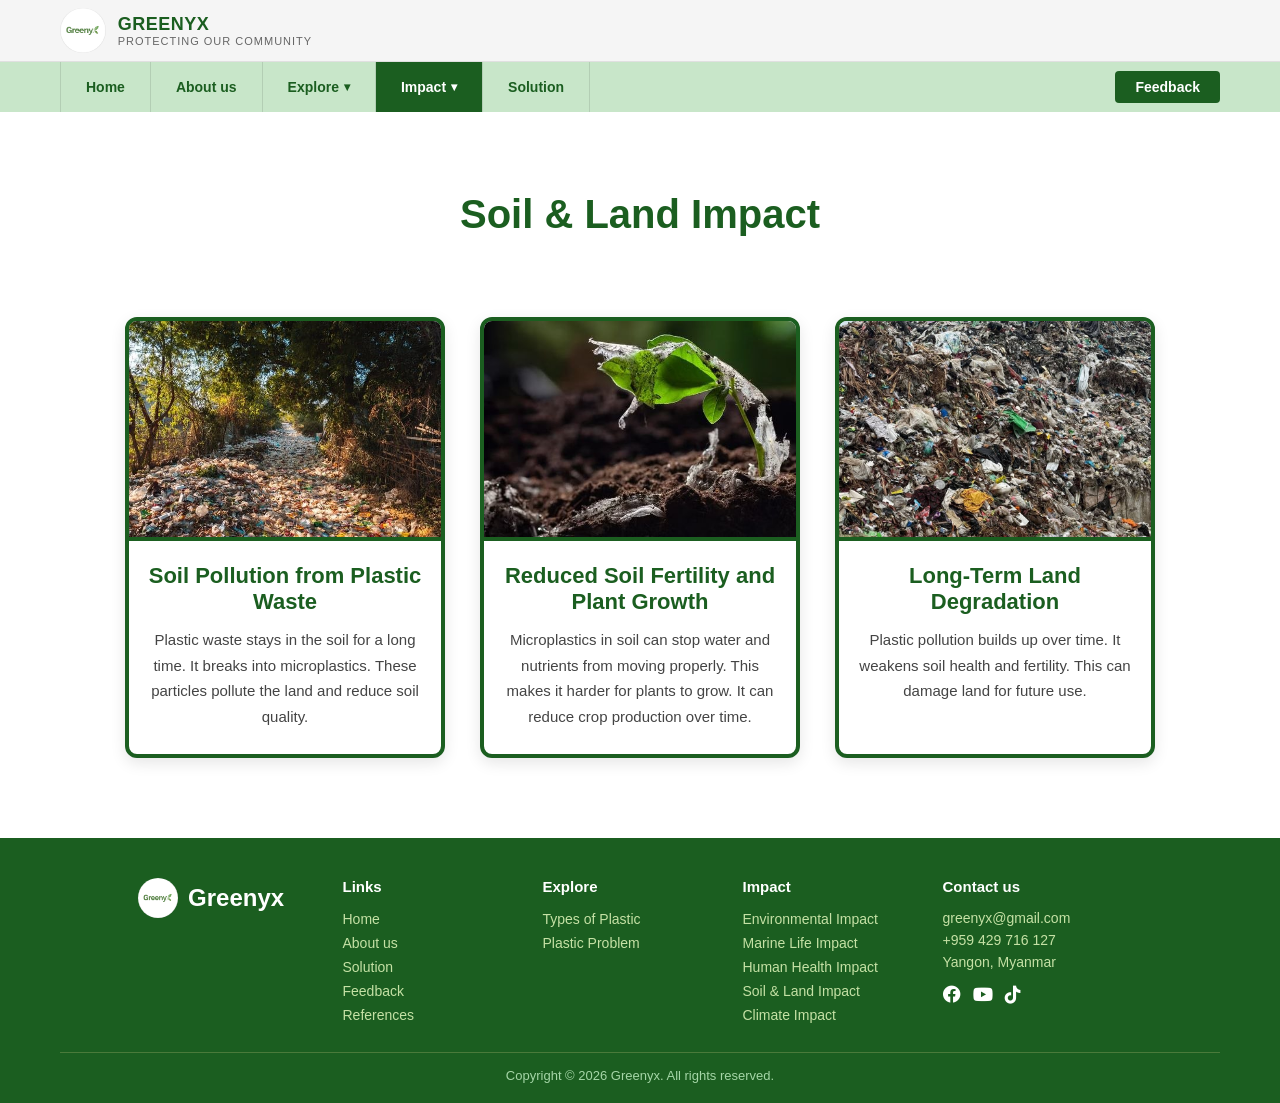
<file: soil&land_impact.html>
<!DOCTYPE html>
<html lang="en">
<head>
    <meta charset="UTF-8">
    <meta name="viewport" content="width=device-width, initial-scale=1.0">
    <title>Plastic Waste Reduction</title>
    <link rel="stylesheet" href="soil&land_impact.css">
    <link rel="stylesheet" href="https://cdnjs.cloudflare.com/ajax/libs/font-awesome/6.0.0/css/all.min.css">
</head>
<body>
    <div id="top-logo">
        <div>
            <img src="image/gennyxlogo.PNG" alt="Greenyx Logo">
            <div>
                <h2>GREENYX</h2>
                <p>Protecting our community</p>
            </div>
        </div>
    </div>
    
    <div id="nav-wrapper">
        <ul>
            <li><a href="index.html">Home</a></li>
            <li><a href="aboutus.html">About us</a></li>
            <li>
                <a href="#" class="dropdown-link">Explore</a>
                <div>
                    <ul style="list-style: none; padding: 0;">
                        <li><a href="explore_typeofplastic.html">Types of Plastic Waste</a></li>
                        <li><a href="plasticproblem.html">Plastic Problem</a></li>
                    </ul>
                </div>
            </li>
            <li>
                <a href="#" class="dropdown-link active">Impact</a>
                <div>
                    <ul style="list-style: none; padding: 0;">
                        <li><a href="environmentalimpact.html">Environmental Impact</a></li>
                        <li><a href="marinelife_impact.html">Marine Life Impact</a></li>
                        <li><a href="human&health_impact.html">Human Health Impact</a></li>
                        <li><a href="soil&land_impact.html">Soil & Land Impact</a></li>
                        <li><a href="climate_impact.html">Climate Impact</a></li>
                    </ul>
                </div>
            </li>
            <li><a href="solutions.html">Solution</a></li>
        </ul>
        <div id="nav-cta">
            <a href="feedback.html">Feedback</a>
        </div>
    </div>
    <section class="environment-section">
        <div class="environment-title">
            <h1>Soil & Land Impact</h1>
        </div>
        <div class="impact-container">
            <div class="impact-card">
                <img src="image/soil pollution from plastic waste.jpg" alt="Soil Pollution from Plastic Waste">
                <h2>Soil Pollution from Plastic Waste</h2>
                <p>
                    Plastic waste stays in the soil for a long time. It breaks into microplastics. These particles pollute the land and reduce soil quality.
                </p>
            </div>
            <div class="impact-card">
                <img src="image/reduce soil and plant growth.jpg" alt="Reduced Soil Fertility and Plant Growth">
                <h2>Reduced Soil Fertility and Plant Growth</h2>
                <p>
                   Microplastics in soil can stop water and nutrients from moving properly. This makes it harder for plants to grow. It can reduce crop production over time.
                </p>
            </div>
            <div class="impact-card">
                <img src="image/long time degradation.jpg" alt="Long-Term Land Degradation">
                <h2>Long-Term Land<br>Degradation</h2>
                <p>
                   Plastic pollution builds up over time. It weakens soil health and fertility. This can damage land for future use.
                </p>
            </div>
        </div>
    </section>
         <div class="footer">
            <div class="ft-container">
           
                <div class="ft-info">
                    <div class="logo-group">
                        <img class="logo" src="image/gennyxlogo.PNG" alt="Greenyx Logo">
                        <h2>Greenyx</h2>
                    </div>
                </div>
 
                <div class="ft-column">
                    <h3>Links</h3>
                    <a href="index.html">Home</a>
                    <a href="aboutus.html">About us</a>
                    <a href="solutions.html">Solution</a>
                    <a href="feedback.html">Feedback</a>
                    <a href="https://canva.link/h5xibajif6pdnr3" target="_blank">References</a>
                </div>
 
                <div class="ft-column">
                    <h3>Explore</h3>
                    <a href="explore_typeofplastic.html">Types of Plastic</a>
                    <a href="plasticproblem.html">Plastic Problem</a>
                </div>
 
                <div class="ft-column">
                    <h3>Impact</h3>
                    <a href="environmentalimpact.html">Environmental Impact</a>
                    <a href="marinelife_impact.html">Marine Life Impact</a>
                    <a href="human&health_impact.html">Human Health Impact</a>
                    <a href="soil&land_impact.html">Soil & Land Impact</a>
                    <a href="climate_impact.html">Climate Impact</a>
                </div>

                <div class="ft-contact">
                    <h3>Contact us</h3>
                    <div class="contact-item">greenyx@gmail.com</div>
                    <div class="contact-item">+959 429 716 127</div>
                    <div class="contact-item">Yangon, Myanmar</div>
               
                    <div class="social-icons">
                        <a href="https://www.facebook.com"><i class="fab fa-facebook"></i></a>
                        <a href="https://www.youtube.com"><i class="fab fa-youtube"></i></a>
                        <a href="https://www.tiktok.com"><i class="fab fa-tiktok"></i></a>
                    </div>
                </div>
            </div>
            <hr>
            <div class="footer-copyright">
                <p>Copyright &copy; 2026 Greenyx. All rights reserved.</p>
            </div>
        </div>
</body>
</html>
</file>
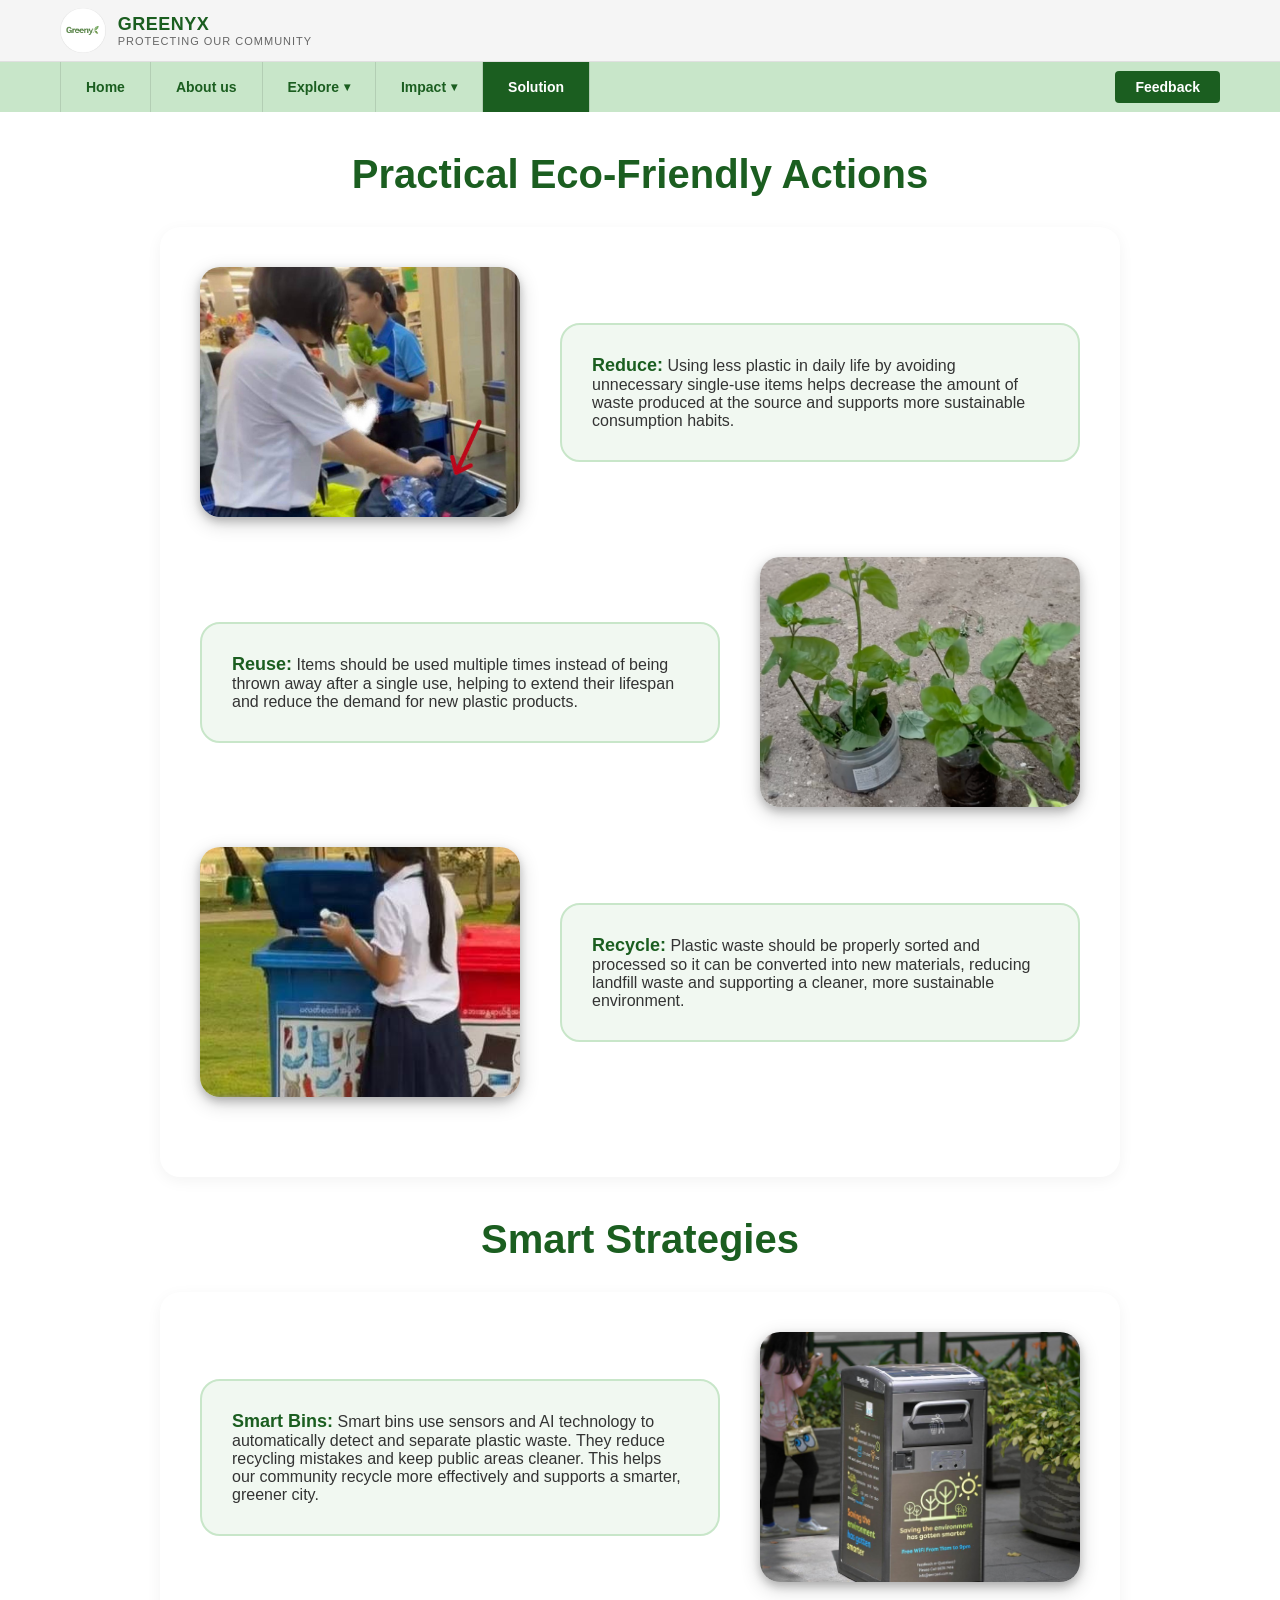
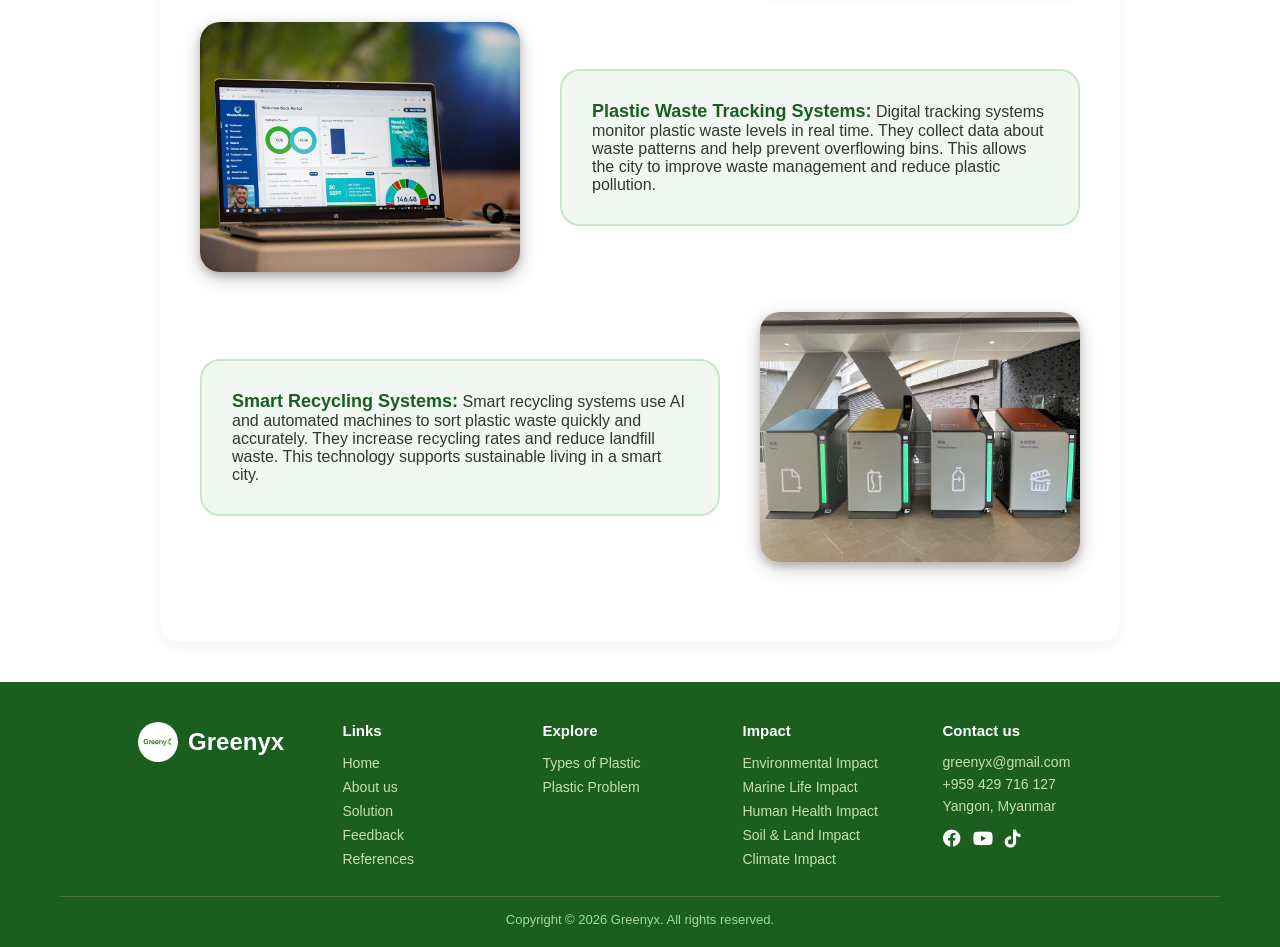
<file: solutions.html>
<!DOCTYPE html>
<html lang="en">
<head>
    <meta charset="UTF-8">
    <meta name="viewport" content="width=device-width, initial-scale=1.0">
    <title>Plastic Waste Reduction</title>
    <link rel="stylesheet" href="solutions.css">
    <link rel="stylesheet" href="https://cdnjs.cloudflare.com/ajax/libs/font-awesome/6.0.0/css/all.min.css">
</head>
<body>
    <div id="top-logo">
        <div>
            <img src="image/gennyxlogo.PNG" alt="Greenyx Logo">
            <div>
                <h2>GREENYX</h2>
                <p>Protecting our community</p>
            </div>
        </div>
    </div>
    
    <div id="nav-wrapper">
        <ul>
            <li><a href="index.html">Home</a></li>
            <li><a href="aboutus.html">About us</a></li>
            <li>
                <a href="#" class="dropdown-link">Explore</a>
                <div>
                    <ul style="list-style: none; padding: 0;">
                        <li><a href="explore_typeofplastic.html">Types of Plastic Waste</a></li>
                        <li><a href="plasticproblem.html">Plastic Problem</a></li>
                    </ul>
                </div>
            </li>
            <li>
                <a href="#" class="dropdown-link">Impact</a>
                <div>
                    <ul style="list-style: none; padding: 0;">
                        <li><a href="environmentalimpact.html">Environmental Impact</a></li>
                        <li><a href="marinelife_impact.html">Marine Life Impact</a></li>
                        <li><a href="human&health_impact.html">Human Health Impact</a></li>
                        <li><a href="soil&land_impact.html">Soil & Land Impact</a></li>
                        <li><a href="climate_impact.html">Climate Impact</a></li>
                    </ul>
                </div>
            </li>
            <li><a href="solutions.html" class="active">Solution</a></li>
        </ul>
        <div id="nav-cta">
            <a href="feedback.html">Feedback</a>
        </div>
    </div>
    <div class="main-content">
        <h2 class="section-title">Practical Eco-Friendly Actions</h2>

        <div class="wireframe-container">
            <div class="tips-row">
                <div class="tip-image">
                    <img src="image/reduce.jpg" alt="Reduce">
                </div>
                <div class="tip-text-bubble">
                    <p><strong>Reduce:</strong> Using less plastic in daily life by avoiding unnecessary single-use items helps decrease the amount of waste produced at the source and supports more sustainable consumption habits.</p>
                </div>
            </div>
            <div class="tips-row reverse">
                <div class="tip-image">
                    <img src="image/reuse.png" alt="Reuse">
                </div>
                <div class="tip-text-bubble">
                    <p><strong>Reuse:</strong> Items should be used multiple times instead of being thrown away after a single use, helping to extend their lifespan and reduce the demand for new plastic products.</p>
                </div>
            </div>
            <div class="tips-row">
                <div class="tip-image">
                    <img src="image/recycle.jpg" alt="Recycle">
                </div>
                <div class="tip-text-bubble">
                    <p><strong>Recycle:</strong> Plastic waste should be properly sorted and processed so it can be converted into new materials, reducing landfill waste and supporting a cleaner, more sustainable environment.</p>
                </div>
            </div>
        </div>

        <h2 class="section-title">Smart Strategies</h2>

        <div class="wireframe-container">
            <div class="tips-row reverse">
                <div class="tip-image">
                    <img src="image/smartbin.jpg" alt="Smart Bins">
                </div>
                <div class="tip-text-bubble">
                    <p><strong>Smart Bins:</strong> Smart bins use sensors and AI technology to automatically detect and separate plastic waste. They reduce recycling mistakes and keep public areas cleaner. This helps our community recycle more effectively and supports a smarter, greener city.</p>
                </div>
            </div>

            <div class="tips-row">
                <div class="tip-image">
                    <img src="image/wastetrackingsystem.jpg" alt="Plastic Waste Tracking Systems">
                </div>
                <div class="tip-text-bubble">
                    <p><strong>Plastic Waste Tracking Systems:</strong> Digital tracking systems monitor plastic waste levels in real time. They collect data about waste patterns and help prevent overflowing bins. This allows the city to improve waste management and reduce plastic pollution.</p>
                </div>
            </div>

            <div class="tips-row reverse">
                <div class="tip-image">
                    <img src="image/smartrecyclingsystem.jpg" alt="Smart Recycling Systems">
                </div>
                <div class="tip-text-bubble">
                    <p><strong>Smart Recycling Systems:</strong> Smart recycling systems use AI and automated machines to sort plastic waste quickly and accurately. They increase recycling rates and reduce landfill waste. This technology supports sustainable living in a smart city.</p>
                </div>
            </div>
        </div>

    </div>

         <div class="footer">
            <div class="ft-container">
           
                <div class="ft-info">
                    <div class="logo-group">
                        <img class="logo" src="image/gennyxlogo.PNG" alt="Greenyx Logo">
                        <h2>Greenyx</h2>
                    </div>
                </div>
 
                <div class="ft-column">
                    <h3>Links</h3>
                    <a href="index.html">Home</a>
                    <a href="aboutus.html">About us</a>
                    <a href="solutions.html">Solution</a>
                    <a href="feedback.html">Feedback</a>
                    <a href="https://canva.link/h5xibajif6pdnr3" target="_blank">References</a>
                </div>
 
                <div class="ft-column">
                    <h3>Explore</h3>
                    <a href="explore_typeofplastic.html">Types of Plastic</a>
                    <a href="plasticproblem.html">Plastic Problem</a>
                </div>
 
                <div class="ft-column">
                    <h3>Impact</h3>
                    <a href="environmentalimpact.html">Environmental Impact</a>
                    <a href="marinelife_impact.html">Marine Life Impact</a>
                    <a href="human&health_impact.html">Human Health Impact</a>
                    <a href="soil&land_impact.html">Soil & Land Impact</a>
                    <a href="climate_impact.html">Climate Impact</a>
                </div>

                <div class="ft-contact">
                    <h3>Contact us</h3>
                    <div class="contact-item">greenyx@gmail.com</div>
                    <div class="contact-item">+959 429 716 127</div>
                    <div class="contact-item">Yangon, Myanmar</div>
               
                    <div class="social-icons">
                        <a href="https://www.facebook.com"><i class="fab fa-facebook"></i></a>
                        <a href="https://www.youtube.com"><i class="fab fa-youtube"></i></a>
                        <a href="https://www.tiktok.com"><i class="fab fa-tiktok"></i></a>
                    </div>
                </div>
            </div>
            <hr>
            <div class="footer-copyright">
                <p>Copyright &copy; 2026 Greenyx. All rights reserved.</p>
            </div>
        </div>
</body>
</html>
</file>
<file: index.css>
*{
    margin: 0;
    padding: 0;
    box-sizing: border-box;
    font-family: Arial, sans-serif;
}
#top-logo{
    display: flex;
    justify-content: space-between;
    align-items: center;
    padding: 8px 60px; 
    background-color: #f5f5f5; 
    border-bottom: 1px solid #e0e0e0;
}
#top-logo > div:first-child{
    display: flex;
    align-items: center;
    gap: 12px;
}
#top-logo img{
    height: 45px; 
    width: auto;
    border-radius: 50%; 
}
#top-logo h2{
    font-size: 18px; 
    margin: 0;
    color: #1b5e20; 
    letter-spacing: 0.5px;
    line-height: 1.2;
}
#top-logo p{
    font-size: 11px; 
    margin: 0;
    color: #666;
    text-transform: uppercase; 
    letter-spacing: 1px;
}
#nav-wrapper{
    background-color: #c8e6c9; 
    display: flex;
    justify-content: space-between;
    align-items: center;
    padding: 0 60px;
    position: sticky;
    top: 0;
    z-index: 1000;
    height: 50px;
}
#nav-wrapper > ul{
    display: flex;
    list-style: none;
    height: 100%;
}
#nav-wrapper > ul > li{
    position: relative;
    border-right: 1px solid rgba(0, 0, 0, 0.1); 
    height: 100%;
}
#nav-wrapper > ul > li:first-child{
    border-left: 1px solid rgba(0, 0, 0, 0.1);
}
#nav-wrapper ul li a{
    text-decoration: none;
    color: #1b5e20; 
    padding: 0 25px;
    font-weight: bold;
    font-size: 14px;
    height: 100%;
    display: flex;
    align-items: center;
}
.dropdown-link::after{
    content: ' ▾';              
    font-size: 12px;
    margin-left: 5px;
    color: #1b5e20;
}
#nav-wrapper ul li a:hover{
    background-color: rgba(255, 255, 255, 0.3); 
}
#nav-wrapper li > div{
    display: none;
    position: absolute;
    top: 100%;
    left: 0;
    background-color: #ffffff;
    min-width: 220px;
    box-shadow: 0 4px 10px rgba(0,0,0,0.1);
}
#nav-wrapper li:hover > div{
    display: block;
}
#nav-wrapper li > div ul li a{
    color: #212121;
    padding: 12px 20px;
    font-weight: normal;
    height: auto;
}
#nav-wrapper li > div ul li a:hover{
    background-color: #f5f5f5; 
    color: #1b5e20; 
}
#nav-cta a{
    background-color: #1b5e20; 
    color: #ffffff;
    text-decoration: none;
    padding: 8px 20px;
    border-radius: 4px;
    font-weight: bold;
    font-size: 14px;
}
#nav-wrapper ul li a.active {
    color: #2e7d32;
}
#nav-wrapper ul li a.active {
    background-color: #1b5e20;
    color: #ffffff;
}
#nav-cta a:hover{
    background-color: #2e7d32; 
}
.hero-container{
    height: 500px; 
    display: flex;
    justify-content: center;
    align-items: center;
    background: linear-gradient(rgba(0,0,0,0.4), rgba(0,0,0,0.4)), url("image/hero.jpg") no-repeat center;
    background-size: cover;
    padding: 20px;
}
.hero-content{
    background-color: rgba(27, 94, 32, 0.4); 
    padding: 40px 60px;
    border-radius: 12px;
    width: 650px; 
    text-align: center;
    box-shadow: 0 10px 30px rgba(0,0,0,0.3);
}
.hero-content h2{
    font-size: 36px;
    font-weight: bold;
    color: #ffffff; 
    margin-bottom: 15px;
}
.hero-content p{
    font-size: 18px;
    color: #ffffff; 
    line-height: 1.6;
    margin-bottom: 30px;
}
.hero-btn{
    background-color: #1b5e20; 
    color: #ffffff; 
    border: none;
    padding: 14px 36px;
    border-radius: 6px;
    font-weight: bold;
    font-size: 16px;
    cursor: pointer;
    transition: all 0.3s ease;
}
.hero-btn:hover{
    background-color: #2e7d32;
    transform: translateY(-3px); 
    box-shadow: 0 5px 15px rgba(0,0,0,0.2);
}
.intro-section{
    padding: 60px 20px;
    background-color: #ffffff;
}
.intro-card{
    display: flex;
    align-items: center;
    background-color: #f5f5f5; 
    padding: 40px; 
    border-radius: 30px; 
    width: 90%;          
    margin: 30px auto;   
    gap: 40px;
    box-shadow: 0 4px 8px 0 rgba(0, 0, 0, 0.2), 0 6px 20px 0 rgba(0, 0, 0, 0.19);
    box-sizing: border-box; 
}
blockquote{
    border-left: 5px solid #38a640;
    padding-left: 15px;
    margin: 20px 0 10px 0;
}
blockquote h2{
    color: #1b5e20; 
    font-size: 24px;
    font-weight: bold;
    margin: 0;
}
.intro-image img{
    width: 320px; 
    height: 300px; 
    border-radius: 20px;
    object-fit: cover;
}
.intro-text{
    flex: 1.2;
}
.intro-text p{
    color: #2d4a22;
    line-height: 1.6;
    font-size: 16px;
    margin-bottom: 25px;
    padding-left: 20px;
}
.did-you-know{
    padding: 40px 0;    
    text-align: center;
    background-color: #ffffff; 
}
.did-you-know h2{
    font-size: 24px; 
    color: #1b5e20;
    margin-bottom: 12px;
}
.did-you-know p{
    font-size: 16px;
    margin-bottom: 25px;
}
.dyk-image img{
    width: 100%;
    height: 350px; 
    border-radius: 20px;
    object-fit: cover;
}
.dyk-card{
    width: 90%;          
    margin: 30px auto;  
    padding: 40px;   
    border-radius: 30px;
    box-shadow: 0 4px 8px 0 rgba(0, 0, 0, 0.2), 0 6px 20px 0 rgba(0, 0, 0, 0.19);
    background-color: #f5f5f5; 
    text-align: center;
    overflow: hidden;
    box-sizing: border-box;
}
.stats-row{
    display: flex;
    justify-content: space-between;
    align-items: stretch;
    gap: 20px;
    margin: 30px 0;
}
.stat-box{
    flex: 1;
    background-color: #ffffff;
    padding: 30px 15px; 
    border-radius: 12px;
    box-shadow: 0 4px 15px rgba(0, 0, 0, 0.05); 
    border: 1px solid #f0f0f0;
    display: flex;
    flex-direction: column;
    justify-content: center;
    align-items: center;
}
.stat-number{
    color: #2e7d32; 
    font-size: 26px; 
    font-weight: bold;
    margin-bottom: 10px;
}
.stat-desc{
    color: #777; 
    font-size: 13px;
    letter-spacing: 0.1px;
    width: 100%;
    text-align: center;
}
.footer{
    background-color: #1b5e20;
    color: white;
    padding: 40px 60px 20px;
}
.ft-container{
    display: flex;
    justify-content: center;  
    align-items: flex-start;  
    gap: 45px;               
    width: 1200px;           
    margin: 0 auto;    
}
.ft-info{
    width: 160px; 
    display: flex;
    flex-direction: column;
}
.ft-column{
    width: 155px;           
    display: flex;
    flex-direction: column;  
}
.ft-reference{
    width: 155px;            
    display: flex;
    flex-direction: column;
}
.ft-contact{
    width: 240px; 
    display: flex;
    flex-direction: column;
}
.logo-group{
    display: flex;
    align-items: center;
    gap: 10px;
    margin-bottom: 15px;
}
.logo-group img{
    height: 40px;
    width: auto;
    border-radius: 50%;
}
.ft-info p{
    font-size: 14px;
    color: #c5e1a5;
    line-height: 1.6;
}
.footer h3{
    font-size: 15px;
    font-weight: bold;
    margin-bottom: 12px;
}
.ft-column a, .ft-reference a{
    display: block;
    color: #c5e1a5;
    text-decoration: none;
    padding: 4px 0;
    font-size: 14px;
    white-space: nowrap;   
    transition: color 0.3s ease;
}
.ft-column a:hover, .ft-reference a:hover{
    color: white;
}
.contact-item{
    padding: 3px 0;
    font-size: 14px;
    color: #c5e1a5;
}
.social-icons{
    display: flex;
    gap: 12px;
    margin-top: 12px;
}
.social-icons a{
    color: white;
    font-size: 18px;
    transition: all 0.3s ease;
}
.social-icons a:hover{
    color: #dcedc8;
    transform: scale(1.2);
}
.footer hr{
    border: none;
    height: 1px;               
    background-color: #4a7a3a; 
    margin: 25px 0 15px;
}
.footer-copyright{
    text-align: center;
    font-size: 13px;
    color: #a5d6a7;
}
</file>
<file: aboutus.css>
*{
    margin: 0;
    padding: 0;
    box-sizing: border-box;
    font-family: Arial, sans-serif;
}
#top-logo{
    display: flex;
    justify-content: space-between;
    align-items: center;
    padding: 8px 60px; 
    background-color: #f5f5f5; 
    border-bottom: 1px solid #e0e0e0;
}
#top-logo > div:first-child{
    display: flex;
    align-items: center;
    gap: 12px;
}
#top-logo img{
    height: 45px; 
    width: auto;
    border-radius: 50%; 
}
#top-logo h2{
    font-size: 18px; 
    margin: 0;
    color: #1b5e20; 
    letter-spacing: 0.5px;
    line-height: 1.2;
}
#top-logo p{
    font-size: 11px; 
    margin: 0;
    color: #666;
    text-transform: uppercase; 
    letter-spacing: 1px;
}
#nav-wrapper{
    background-color: #c8e6c9; 
    display: flex;
    justify-content: space-between;
    align-items: center;
    padding: 0 60px;
    position: sticky;
    top: 0;
    z-index: 1000;
    height: 50px;
}
#nav-wrapper > ul{
    display: flex;
    list-style: none;
    height: 100%;
}
#nav-wrapper > ul > li{
    position: relative;
    border-right: 1px solid rgba(0, 0, 0, 0.1); 
    height: 100%;
}
#nav-wrapper > ul > li:first-child{
    border-left: 1px solid rgba(0, 0, 0, 0.1);
}
#nav-wrapper ul li a{
    text-decoration: none;
    color: #1b5e20; 
    padding: 0 25px;
    font-weight: bold;
    font-size: 14px;
    height: 100%;
    display: flex;
    align-items: center;
}
.dropdown-link::after{
    content: ' ▾';              
    font-size: 12px;
    margin-left: 5px;
    color: #1b5e20;
}
#nav-wrapper ul li a:hover{
    background-color: rgba(255, 255, 255, 0.3); 
}
#nav-wrapper li > div{
    display: none;
    position: absolute;
    top: 100%;
    left: 0;
    background-color: #ffffff;
    min-width: 220px;
    box-shadow: 0 4px 10px rgba(0,0,0,0.1);
}
#nav-wrapper li:hover > div{
    display: block;
}
#nav-wrapper li > div ul li a{
    color: #212121;
    padding: 12px 20px;
    font-weight: normal;
    height: auto;
}
#nav-wrapper li > div ul li a:hover{
    background-color: #f5f5f5; 
    color: #1b5e20; 
}
#nav-cta a{
    background-color: #1b5e20; 
    color: #ffffff;
    text-decoration: none;
    padding: 8px 20px;
    border-radius: 4px;
    font-weight: bold;
    font-size: 14px;
}
#nav-wrapper ul li a.active{
    background-color: #1b5e20;
    color: #ffffff;
}
#nav-cta a:hover{
    background-color: #2e7d32; 
}
.about-container{
    max-width: 1100px;
    margin: 50px auto; 
    padding: 0 20px;
}
.welcome-box{
    border: 3px solid #1b5e20;
    border-radius: 20px;
    padding: 40px;
    text-align: center;
    background-color: #ffffff;
    margin-bottom: 40px;
}
.welcome-box h1{
    font-size: 32px;
    color: #1b5e20;
    margin-bottom: 12px;
}
.welcome-box p{
    font-size: 16px;
    color: #444444;
    line-height: 1.5;
}
.about-cards-row{
    display: flex;
    justify-content: space-between;
    margin-bottom: 50px;
}
.info-card{
    width: 30%; 
    border: 3px solid #1b5e20;
    border-radius: 20px;
    padding: 25px;
    text-align: center;
    background-color: #ffffff;
}
.info-card h3{
    font-size: 20px;
    color: #1b5e20;
    margin-bottom: 10px;
}
.info-card p{
    font-size: 14px;
    color: #555555;
    line-height: 1.4;
}
.team-section{
    text-align: center;
    margin-bottom: 50px;
}
.team-section h2{
    font-size: 26px;
    color: #1b5e20;
    margin-bottom: 25px;
}
.team-row{
    display: flex;
    justify-content: center;
    align-items: stretch; 
    gap: 30px;             
}
.member-card{
    width: 240px;             
    height: 360px;           
    border: 3px solid #1b5e20;
    border-radius: 20px;
    padding: 20px;
    text-align: center;       
    background-color: #ffffff;
    display: flex;
    flex-direction: column;
    justify-content: space-between;
}
.member-card img{
    width: 100%;             
    height: auto;             
    border-radius: 12px;   
    border: none;            
    box-shadow: 0 4px 8px rgba(0,0,0,0.15); 
    margin-bottom: 12px;
}
.member-card h4{
    font-size: 20px;
    color: #1b5e20;
    margin-bottom: 4px;
}
.member-card p{
    font-size: 13px;
    color: #666666;
}
.slogan-bar {
    text-align: center;
    background-color: #f1f8e9;
    border-radius: 50px;
    padding: 20px 40px;
    max-width: 650px;
    margin: 60px auto;
    box-shadow: 0 4px 10px rgba(0, 0, 0, 0.05);
}

.slogan-bar h2 {
    font-size: 24px;
    color: #1b5e20;
    font-style: italic;
    margin: 0;
    letter-spacing: 0.5px;
}
.questions-box h2 {
    text-align: center;
    color: #1b5e20;       
    font-size: 28px;
    margin-bottom: 10px;
}
.faq-container{
    max-width: 850px;             
    margin: 40px auto;
    padding: 20px;
    box-shadow: 0px 4px 12px rgba(0, 0, 0, 0.08); 
    border-radius: 20px;
    background-color: #ffffff;    
}
.faq-questions{
    width: 100%;            
}
.faq-questions details{
    background-color: #f1f8e9;        
    border-bottom: 2px solid #1b5e20; 
    padding: 16px;
    margin: 15px 0;
    border-radius: 8px;
    text-align: left;
}
.faq-questions details p{
    background-color: #ffffff;
    border-left: 5px solid #1b5e20;   
    border-radius: 6px;
    padding: 15px;
    margin-top: 12px;
    color: #333333;                   
    font-size: 14px;
    line-height: 1.6;
}
.faq-questions details summary{
    list-style: none;                 
    display: flex;
    justify-content: space-between;
    align-items: center;
    font-size: 16px;
    font-weight: bold;
    color: #1b5e20;                   
}
.faq-questions details summary::after{
    content: '➤';
    color: #1b5e20;
    font-size: 12px;
    transition: transform 0.4s ease;            
}

.faq-questions details[open] summary::after{
    transform: rotate(90deg);
}
.footer{
    background-color: #1b5e20;
    color: white;
    padding: 40px 60px 20px;
}
.ft-container{
    display: flex;
    justify-content: center;  
    align-items: flex-start;  
    gap: 45px;               
    width: 1200px;           
    margin: 0 auto;    
}
.ft-info{
    width: 160px; 
    display: flex;
    flex-direction: column;
}
.ft-column{
    width: 155px;           
    display: flex;
    flex-direction: column;  
}
.ft-reference{
    width: 155px;            
    display: flex;
    flex-direction: column;
}
.ft-contact{
    width: 240px; 
    display: flex;
    flex-direction: column;
}
.logo-group{
    display: flex;
    align-items: center;
    gap: 10px;
    margin-bottom: 15px;
}
.logo-group img{
    height: 40px;
    width: auto;
    border-radius: 50%;
}
.ft-info p{
    font-size: 14px;
    color: #c5e1a5;
    line-height: 1.6;
}
.footer h3{
    font-size: 15px;
    font-weight: bold;
    margin-bottom: 12px;
}
.ft-column a, .ft-reference a{
    display: block;
    color: #c5e1a5;
    text-decoration: none;
    padding: 4px 0;
    font-size: 14px;
    white-space: nowrap;   
    transition: color 0.3s ease;
}
.ft-column a:hover, .ft-reference a:hover{
    color: white;
}
.contact-item{
    padding: 3px 0;
    font-size: 14px;
    color: #c5e1a5;
}
.social-icons{
    display: flex;
    gap: 12px;
    margin-top: 12px;
}
.social-icons a{
    color: white;
    font-size: 18px;
    transition: all 0.3s ease;
}
.social-icons a:hover{
    color: #dcedc8;
    transform: scale(1.2);
}
.footer hr{
    border: none;
    height: 1px;               
    background-color: #4a7a3a; 
    margin: 25px 0 15px;
}
.footer-copyright{
    text-align: center;
    font-size: 13px;
    color: #a5d6a7;
}
</file>
<file: climate_impact.css>
*{
    margin: 0;
    padding: 0;
    box-sizing: border-box;
    font-family: Arial, sans-serif;
}
#top-logo{
    display: flex;
    justify-content: space-between;
    align-items: center;
    padding: 8px 60px; 
    background-color: #f5f5f5; 
    border-bottom: 1px solid #e0e0e0;
}
#top-logo > div:first-child{
    display: flex;
    align-items: center;
    gap: 12px;
}
#top-logo img{
    height: 45px; 
    width: auto;
    border-radius: 50%; 
}
#top-logo h2{
    font-size: 18px; 
    margin: 0;
    color: #1b5e20; 
    letter-spacing: 0.5px;
    line-height: 1.2;
}
#top-logo p{
    font-size: 11px; 
    margin: 0;
    color: #666;
    text-transform: uppercase; 
    letter-spacing: 1px;
}
#nav-wrapper{
    background-color: #c8e6c9; 
    display: flex;
    justify-content: space-between;
    align-items: center;
    padding: 0 60px;
    position: sticky;
    top: 0;
    z-index: 1000;
    height: 50px;
}
#nav-wrapper > ul{
    display: flex;
    list-style: none;
    height: 100%;
}
#nav-wrapper > ul > li{
    position: relative;
    border-right: 1px solid rgba(0, 0, 0, 0.1); 
    height: 100%;
}
#nav-wrapper > ul > li:first-child{
    border-left: 1px solid rgba(0, 0, 0, 0.1);
}
#nav-wrapper ul li a{
    text-decoration: none;
    color: #1b5e20; 
    padding: 0 25px;
    font-weight: bold;
    font-size: 14px;
    height: 100%;
    display: flex;
    align-items: center;
}
.dropdown-link::after{
    content: ' ▾';              
    font-size: 12px;
    margin-left: 5px;
    color: #1b5e20;
}
#nav-wrapper ul li a:hover{
    background-color: rgba(255, 255, 255, 0.3); 
}
#nav-wrapper li > div{
    display: none;
    position: absolute;
    top: 100%;
    left: 0;
    background-color: #ffffff;
    min-width: 220px;
    box-shadow: 0 4px 10px rgba(0,0,0,0.1);
}
#nav-wrapper li:hover > div{
    display: block;
}
#nav-wrapper li > div ul li a{
    color: #212121;
    padding: 12px 20px;
    font-weight: normal;
    height: auto;
}
#nav-wrapper li > div ul li a:hover{
    background-color: #f5f5f5; 
    color: #1b5e20; 
}
#nav-cta a{
    background-color: #1b5e20; 
    color: #ffffff;
    text-decoration: none;
    padding: 8px 20px;
    border-radius: 4px;
    font-weight: bold;
    font-size: 14px;
}
#nav-wrapper ul li a.active{
    background-color: #1b5e20;
    color: #ffffff;
}
#nav-wrapper ul li a.active::after {
    color: #ffffff;
}
#nav-cta a:hover{
    background-color: #2e7d32; 
}
.environment-section{
    background-color: #ffffff;
    padding: 80px 60px;
    text-align: center;
    min-height: 700px;
}
.environment-title h1{
    font-size: 40px;
    color: #1b5e20;
    margin-bottom: 80px;
}
.impact-container{
    display: flex;
    justify-content: center;
    gap: 35px;
    flex-wrap: wrap;
}
.impact-card{
    background-color: white;
    width: 320px;
    border-radius: 12px;
    overflow: hidden;
    border: 4px solid #1b5e20;
    box-shadow: 0 5px 15px rgba(0,0,0,0.1);
    transition: transform 0.3s ease;
}
.impact-card:hover{
    transform: translateY(-10px);
}
.impact-card img{
    width: 100%;
    height: 220px;
    object-fit: cover;
    border-bottom: 4px solid #1b5e20;
}
.impact-card h2{
    color: #1b5e20;
    margin-top: 18px;
    margin-bottom: 12px;
    font-size: 22px;
}
.impact-card p{
    padding: 0 18px 25px;
    font-size: 15px;
    color: #444;
    line-height: 1.7;
    text-align: center;
}
.footer{
    background-color: #1b5e20;
    color: white;
    padding: 40px 60px 20px;
}
.ft-container{
    display: flex;
    justify-content: center;  
    align-items: flex-start;  
    gap: 45px;               
    width: 1200px;           
    margin: 0 auto;    
}
.ft-info{
    width: 160px; 
    display: flex;
    flex-direction: column;
}
.ft-column{
    width: 155px;           
    display: flex;
    flex-direction: column;  
}
.ft-reference{
    width: 155px;            
    display: flex;
    flex-direction: column;
}
.ft-contact{
    width: 240px; 
    display: flex;
    flex-direction: column;
}
.logo-group{
    display: flex;
    align-items: center;
    gap: 10px;
    margin-bottom: 15px;
}
.logo-group img{
    height: 40px;
    width: auto;
    border-radius: 50%;
}
.ft-info p{
    font-size: 14px;
    color: #c5e1a5;
    line-height: 1.6;
}
.footer h3{
    font-size: 15px;
    font-weight: bold;
    margin-bottom: 12px;
}
.ft-column a, .ft-reference a{
    display: block;
    color: #c5e1a5;
    text-decoration: none;
    padding: 4px 0;
    font-size: 14px;
    white-space: nowrap;   
    transition: color 0.3s ease;
}
.ft-column a:hover, .ft-reference a:hover{
    color: white;
}
.contact-item{
    padding: 3px 0;
    font-size: 14px;
    color: #c5e1a5;
}
.social-icons{
    display: flex;
    gap: 12px;
    margin-top: 12px;
}
.social-icons a{
    color: white;
    font-size: 18px;
    transition: all 0.3s ease;
}
.social-icons a:hover{
    color: #dcedc8;
    transform: scale(1.2);
}
.footer hr{
    border: none;
    height: 1px;               
    background-color: #4a7a3a; 
    margin: 25px 0 15px;
}
.footer-copyright{
    text-align: center;
    font-size: 13px;
    color: #a5d6a7;
}
</file>
<file: environmentalimpact.css>
*{
    margin: 0;
    padding: 0;
    box-sizing: border-box;
    font-family: Arial, sans-serif;
}
#top-logo{
    display: flex;
    justify-content: space-between;
    align-items: center;
    padding: 8px 60px; 
    background-color: #f5f5f5; 
    border-bottom: 1px solid #e0e0e0;
}
#top-logo > div:first-child{
    display: flex;
    align-items: center;
    gap: 12px;
}
#top-logo img{
    height: 45px; 
    width: auto;
    border-radius: 50%; 
}
#top-logo h2{
    font-size: 18px; 
    margin: 0;
    color: #1b5e20; 
    letter-spacing: 0.5px;
    line-height: 1.2;
}
#top-logo p{
    font-size: 11px; 
    margin: 0;
    color: #666;
    text-transform: uppercase; 
    letter-spacing: 1px;
}
#nav-wrapper{
    background-color: #c8e6c9; 
    display: flex;
    justify-content: space-between;
    align-items: center;
    padding: 0 60px;
    position: sticky;
    top: 0;
    z-index: 1000;
    height: 50px;
}
#nav-wrapper > ul{
    display: flex;
    list-style: none;
    height: 100%;
}
#nav-wrapper > ul > li{
    position: relative;
    border-right: 1px solid rgba(0, 0, 0, 0.1); 
    height: 100%;
}
#nav-wrapper > ul > li:first-child{
    border-left: 1px solid rgba(0, 0, 0, 0.1);
}
#nav-wrapper ul li a{
    text-decoration: none;
    color: #1b5e20; 
    padding: 0 25px;
    font-weight: bold;
    font-size: 14px;
    height: 100%;
    display: flex;
    align-items: center;
}
.dropdown-link::after{
    content: ' ▾';              
    font-size: 12px;
    margin-left: 5px;
    color: #1b5e20;
}
#nav-wrapper ul li a:hover{
    background-color: rgba(255, 255, 255, 0.3); 
}
#nav-wrapper li > div{
    display: none;
    position: absolute;
    top: 100%;
    left: 0;
    background-color: #ffffff;
    min-width: 220px;
    box-shadow: 0 4px 10px rgba(0,0,0,0.1);
}
#nav-wrapper li:hover > div{
    display: block;
}
#nav-wrapper li > div ul li a{
    color: #212121;
    padding: 12px 20px;
    font-weight: normal;
    height: auto;
}
#nav-wrapper li > div ul li a:hover{
    background-color: #f5f5f5; 
    color: #1b5e20; 
}
#nav-cta a{
    background-color: #1b5e20; 
    color: #ffffff;
    text-decoration: none;
    padding: 8px 20px;
    border-radius: 4px;
    font-weight: bold;
    font-size: 14px;
}
#nav-wrapper ul li a.active{
    background-color: #1b5e20;
    color: #ffffff;
}
#nav-wrapper ul li a.active::after {
    color: #ffffff;
}
#nav-cta a:hover{
    background-color: #2e7d32; 
}
.environment-section{
    background-color: #ffffff;
    padding: 80px 60px;
    text-align: center;
    min-height: 700px;
}
.environment-title h1{
    font-size: 40px;
    color: #1b5e20;
    margin-bottom: 80px;
}
.impact-container{
    display: flex;
    justify-content: center;
    gap: 35px;
    flex-wrap: wrap;
}
.impact-card{
    background-color: white;
    width: 320px;
    border-radius: 12px;
    overflow: hidden;
    border: 4px solid #1b5e20;
    box-shadow: 0 5px 15px rgba(0,0,0,0.1);
    transition: transform 0.3s ease;
}
.impact-card:hover{
    transform: translateY(-10px);
}
.impact-card img{
    width: 100%;
    height: 220px;
    object-fit: cover;
    border-bottom: 4px solid #1b5e20;
}
.impact-card h2{
    color: #1b5e20;
    margin-top: 18px;
    margin-bottom: 12px;
    font-size: 22px;
}
.impact-card p{
    padding: 0 18px 25px;
    font-size: 15px;
    color: #444;
    line-height: 1.7;
    text-align: center;
}
.footer{
    background-color: #1b5e20;
    color: white;
    padding: 40px 60px 20px;
}
.ft-container{
    display: flex;
    justify-content: center;  
    align-items: flex-start;  
    gap: 45px;               
    width: 1200px;           
    margin: 0 auto;    
}
.ft-info{
    width: 160px; 
    display: flex;
    flex-direction: column;
}
.ft-column{
    width: 155px;           
    display: flex;
    flex-direction: column;  
}
.ft-reference{
    width: 155px;            
    display: flex;
    flex-direction: column;
}
.ft-contact{
    width: 240px; 
    display: flex;
    flex-direction: column;
}
.logo-group{
    display: flex;
    align-items: center;
    gap: 10px;
    margin-bottom: 15px;
}
.logo-group img{
    height: 40px;
    width: auto;
    border-radius: 50%;
}
.ft-info p{
    font-size: 14px;
    color: #c5e1a5;
    line-height: 1.6;
}
.footer h3{
    font-size: 15px;
    font-weight: bold;
    margin-bottom: 12px;
}
.ft-column a, .ft-reference a{
    display: block;
    color: #c5e1a5;
    text-decoration: none;
    padding: 4px 0;
    font-size: 14px;
    white-space: nowrap;   
    transition: color 0.3s ease;
}
.ft-column a:hover, .ft-reference a:hover{
    color: white;
}
.contact-item{
    padding: 3px 0;
    font-size: 14px;
    color: #c5e1a5;
}
.social-icons{
    display: flex;
    gap: 12px;
    margin-top: 12px;
}
.social-icons a{
    color: white;
    font-size: 18px;
    transition: all 0.3s ease;
}
.social-icons a:hover{
    color: #dcedc8;
    transform: scale(1.2);
}
.footer hr{
    border: none;
    height: 1px;               
    background-color: #4a7a3a; 
    margin: 25px 0 15px;
}
.footer-copyright{
    text-align: center;
    font-size: 13px;
    color: #a5d6a7;
}
</file>
<file: explore_typeofplastic.css>
*{
    margin: 0;
    padding: 0;
    box-sizing: border-box;
    font-family: Arial, sans-serif;
}
#top-logo{
    display: flex;
    justify-content: space-between;
    align-items: center;
    padding: 8px 60px; 
    background-color: #f5f5f5; 
    border-bottom: 1px solid #e0e0e0;
}
#top-logo > div:first-child{
    display: flex;
    align-items: center;
    gap: 12px;
}
#top-logo img{
    height: 45px; 
    width: auto;
    border-radius: 50%; 
}
#top-logo h2{
    font-size: 18px; 
    margin: 0;
    color: #1b5e20; 
    letter-spacing: 0.5px;
    line-height: 1.2;
}
#top-logo p{
    font-size: 11px; 
    margin: 0;
    color: #666;
    text-transform: uppercase; 
    letter-spacing: 1px;
}
#nav-wrapper{
    background-color: #c8e6c9; 
    display: flex;
    justify-content: space-between;
    align-items: center;
    padding: 0 60px;
    position: sticky;
    top: 0;
    z-index: 1000;
    height: 50px;
}
#nav-wrapper > ul{
    display: flex;
    list-style: none;
    height: 100%;
}
#nav-wrapper > ul > li{
    position: relative;
    border-right: 1px solid rgba(0, 0, 0, 0.1); 
    height: 100%;
}
#nav-wrapper > ul > li:first-child{
    border-left: 1px solid rgba(0, 0, 0, 0.1);
}
#nav-wrapper ul li a{
    text-decoration: none;
    color: #1b5e20; 
    padding: 0 25px;
    font-weight: bold;
    font-size: 14px;
    height: 100%;
    display: flex;
    align-items: center;
}
.dropdown-link::after{
    content: ' ▾';              
    font-size: 12px;
    margin-left: 5px;
    color: #1b5e20;
}
#nav-wrapper ul li a:hover{
    background-color: rgba(255, 255, 255, 0.3); 
}
#nav-wrapper li > div{
    display: none;
    position: absolute;
    top: 100%;
    left: 0;
    background-color: #ffffff;
    min-width: 220px;
    box-shadow: 0 4px 10px rgba(0,0,0,0.1);
}
#nav-wrapper li:hover > div{
    display: block;
}
#nav-wrapper li > div ul li a{
    color: #212121;
    padding: 12px 20px;
    font-weight: normal;
    height: auto;
}
#nav-wrapper li > div ul li a:hover{
    background-color: #f5f5f5; 
    color: #1b5e20; 
}
#nav-cta a{
    background-color: #1b5e20; 
    color: #ffffff;
    text-decoration: none;
    padding: 8px 20px;
    border-radius: 4px;
    font-weight: bold;
    font-size: 14px;
}
#nav-wrapper ul li a.active{
    background-color: #1b5e20;
    color: #ffffff;
}
#nav-wrapper ul li a.active::after {
    color: #ffffff;
}
#nav-cta a:hover{
    background-color: #2e7d32; 
}
.types-header-pill{
    text-align: center;
    padding: 60px 20px 30px;
}
.plastic-container{
    padding-bottom: 60px; 
}
.explore-main{
    padding: 50px 20px;
    max-width: 1000px;
    margin: 0 auto;
}
.types-header-pill{
    text-align: center;
    padding: 80px 20px 30px;
}
.types-header-pill h1{
    color: #1b5e20;
    font-size: 36px;
    font-weight: bold;
    padding: 0;
    border: none;
    background: none;
}
.plastic-container{
    display: flex;
    flex-direction: column;
    gap: 25px;
    max-width: 1000px;
    margin: 40px auto 120px auto;
    padding: 0 20px;
}
.pill-card{
    display: flex;
    align-items: center;
    background-color: #f9f9f9;
    border: 2px solid #1b5e20;
    border-radius: 20px;
    padding: 25px;
    gap: 25px;
    transition: transform 0.2s ease;
}
.pill-card:hover{
    transform: scale(1.01);
}
.pill-img{
    flex: 0 0 130px;
    display: flex;
    justify-content: center;
    align-items: center;
}
.pill-img img{
    width: 120px;
    height: 120px;
    border-radius: 50%;
    object-fit: cover;
}
.pill-text h3{
    color: #1b5e20;
    font-size: 22px;
    margin-bottom: 6px;
}
.pill-text p{
    color: #555;
    font-size: 16px;
    line-height: 1.6;
}
.footer{
    background-color: #1b5e20;
    color: white;
    padding: 40px 60px 20px;
}
.ft-container{
    display: flex;
    justify-content: center;  
    align-items: flex-start;  
    gap: 45px;               
    width: 1200px;           
    margin: 0 auto;    
}
.ft-info{
    width: 160px; 
    display: flex;
    flex-direction: column;
}
.ft-column{
    width: 155px;           
    display: flex;
    flex-direction: column;  
}
.ft-reference{
    width: 155px;            
    display: flex;
    flex-direction: column;
}
.ft-contact{
    width: 240px; 
    display: flex;
    flex-direction: column;
}
.logo-group{
    display: flex;
    align-items: center;
    gap: 10px;
    margin-bottom: 15px;
}
.logo-group img{
    height: 40px;
    width: auto;
    border-radius: 50%;
}
.ft-info p{
    font-size: 14px;
    color: #c5e1a5;
    line-height: 1.6;
}
.footer h3{
    font-size: 15px;
    font-weight: bold;
    margin-bottom: 12px;
}
.ft-column a, .ft-reference a{
    display: block;
    color: #c5e1a5;
    text-decoration: none;
    padding: 4px 0;
    font-size: 14px;
    white-space: nowrap;   
    transition: color 0.3s ease;
}
.ft-column a:hover, .ft-reference a:hover{
    color: white;
}
.contact-item{
    padding: 3px 0;
    font-size: 14px;
    color: #c5e1a5;
}
.social-icons{
    display: flex;
    gap: 12px;
    margin-top: 12px;
}
.social-icons a{
    color: white;
    font-size: 18px;
    transition: all 0.3s ease;
}
.social-icons a:hover{
    color: #dcedc8;
    transform: scale(1.2);
}
.footer hr{
    border: none;
    height: 1px;               
    background-color: #4a7a3a; 
    margin: 25px 0 15px;
}
.footer-copyright{
    text-align: center;
    font-size: 13px;
    color: #a5d6a7;
}
</file>
<file: feedback.css>
*{
    margin: 0;
    padding: 0;
    box-sizing: border-box;
    font-family: Arial, sans-serif;
}
#top-logo{
    display: flex;
    justify-content: space-between;
    align-items: center;
    padding: 8px 60px; 
    background-color: #f5f5f5; 
    border-bottom: 1px solid #e0e0e0;
}
#top-logo > div:first-child{
    display: flex;
    align-items: center;
    gap: 12px;
}
#top-logo img{
    height: 45px; 
    width: auto;
    border-radius: 50%; 
}
#top-logo h2{
    font-size: 18px; 
    margin: 0;
    color: #1b5e20; 
    letter-spacing: 0.5px;
    line-height: 1.2;
}
#top-logo p{
    font-size: 11px; 
    margin: 0;
    color: #666;
    text-transform: uppercase; 
    letter-spacing: 1px;
}
#nav-wrapper{
    background-color: #c8e6c9; 
    display: flex;
    justify-content: space-between;
    align-items: center;
    padding: 0 60px;
    position: sticky;
    top: 0;
    z-index: 1000;
    height: 50px;
}
#nav-wrapper > ul{
    display: flex;
    list-style: none;
    height: 100%;
}
#nav-wrapper > ul > li{
    position: relative;
    border-right: 1px solid rgba(0, 0, 0, 0.1); 
    height: 100%;
}
#nav-wrapper > ul > li:first-child{
    border-left: 1px solid rgba(0, 0, 0, 0.1);
}
#nav-wrapper ul li a{
    text-decoration: none;
    color: #1b5e20; 
    padding: 0 25px;
    font-weight: bold;
    font-size: 14px;
    height: 100%;
    display: flex;
    align-items: center;
}
.dropdown-link::after{
    content: ' ▾';              
    font-size: 12px;
    margin-left: 5px;
    color: #1b5e20;
}
#nav-wrapper ul li a:hover{
    background-color: rgba(255, 255, 255, 0.3); 
}
#nav-wrapper li > div{
    display: none;
    position: absolute;
    top: 100%;
    left: 0;
    background-color: #ffffff;
    min-width: 220px;
    box-shadow: 0 4px 10px rgba(0,0,0,0.1);
}
#nav-wrapper li:hover > div{
    display: block;
}
#nav-wrapper li > div ul li a{
    color: #212121;
    padding: 12px 20px;
    font-weight: normal;
    height: auto;
}
#nav-wrapper li > div ul li a:hover{
    background-color: #f5f5f5; 
    color: #1b5e20; 
}
#nav-cta a{
    background-color: #1b5e20; 
    color: #ffffff;
    text-decoration: none;
    padding: 8px 20px;
    border-radius: 4px;
    font-weight: bold;
    font-size: 14px;
}
#nav-cta a.active {
    background: none; 
    border: 2px solid #1b5e20;   
    border-radius: 7px;           
    color: #1b5e20;              
}
#nav-cta a:hover{
    background-color: #2e7d32; 
}
.contact_hero_container {
    background: linear-gradient(to right, #d4ffc6, #c2f2d2, #e1e8df);
    background-size: cover;
    border-radius: 0 0 50px 50px;
    height: 250px; 
    display: flex;
    justify-content: center;
    align-items: center;
}

.contact_hero_content {
    padding: 30px;
    text-align: center;
    color: #002508;
    transition: 0.5s;
}

.contact_hero_content:hover {
    transform: translateX(20px);
    background-color: rgba(171, 239, 171, 0.4);
    border-radius: 10px;
}

.ad-container {
    padding: 60px 20px;
    max-width: 800px; 
    margin: 0 auto;   
}

.address {
    padding: 20px;
    font-size: 16px;
    text-align: center; 
    color: #333333;
    background-color: #f1f8f1;
    border-radius: 12px;
    border-left: 5px solid #1b5e20;
}      

.address h1 {
    color: #1b5e20;
    font-size: 24px;
    margin-bottom: 10px;
}

.mail {
    background-color: white;
    border-radius: 12px;
    box-shadow: 0px 4px 15px rgba(0, 0, 0, 0.05);
    padding: 45px;
    margin-top: 30px;
}
form h2 {
    color: #1b5e20;
    font-size: 26px;
    border-bottom: 2px solid #c8e6c9;
    padding-bottom: 10px;
    margin-bottom: 25px;
    text-align: center;
}

form b {
    font-size: 16px; 
    color: #212121;
    display: inline-block;
    margin-top: 15px;
    margin-bottom: 5px;
}
form input, form select, form textarea {
    width: 100%;
    padding: 14px;
    font-size: 15px;
    border: 2px solid #c8e6c9; 
    border-radius: 6px;
    background-color: #fafafa;
}
.form-question {
    font-size: 16px;
    font-weight: bold; 
    color: #212121;
    margin-top: 15px;
    margin-bottom: 5px;
}
.options-row {
    display: flex;
    gap: 30px;       
    padding: 5px 0;
}
.option-item {
    display: flex;
    align-items: center;
    gap: 8px;            
}
.option-item input {
    width: auto; 
}
.btn-group {
    display: flex;
    gap: 20px;
    margin-top: 30px;
}
.form-btn {
    width: 100%;
    background-color: #1b5e20; 
    padding: 14px;
    border: 1px solid darkolivegreen;
    border-radius: 6px;
    color: white;
    font-size: 16px;
    font-weight: bold;
    transition: 0.3s;
}

.form-btn:hover {
    background-color: #2e7d32;
    transform: translateY(-5px);
}

.clear-btn {
    width: 100%;
    background-color: #e0e0e0;
    color: #333333;
    border: 1px solid #cccccc;
    border-radius: 6px;
    font-size: 16px;
    font-weight: bold;
    cursor: pointer;
}

.clear-btn:hover {
    background-color: #d5d5d5;
}
.footer{
    background-color: #1b5e20;
    color: white;
    padding: 40px 60px 20px;
}
.ft-container{
    display: flex;
    justify-content: center;  
    align-items: flex-start;  
    gap: 45px;               
    width: 1200px;           
    margin: 0 auto;    
}
.ft-info{
    width: 160px; 
    display: flex;
    flex-direction: column;
}
.ft-column{
    width: 155px;           
    display: flex;
    flex-direction: column;  
}
.ft-reference{
    width: 155px;            
    display: flex;
    flex-direction: column;
}
.ft-contact{
    width: 240px; 
    display: flex;
    flex-direction: column;
}
.logo-group{
    display: flex;
    align-items: center;
    gap: 10px;
    margin-bottom: 15px;
}
.logo-group img{
    height: 40px;
    width: auto;
    border-radius: 50%;
}
.ft-info p{
    font-size: 14px;
    color: #c5e1a5;
    line-height: 1.6;
}
.footer h3{
    font-size: 15px;
    font-weight: bold;
    margin-bottom: 12px;
}
.ft-column a, .ft-reference a{
    display: block;
    color: #c5e1a5;
    text-decoration: none;
    padding: 4px 0;
    font-size: 14px;
    white-space: nowrap;   
    transition: color 0.3s ease;
}
.ft-column a:hover, .ft-reference a:hover{
    color: white;
}
.contact-item{
    padding: 3px 0;
    font-size: 14px;
    color: #c5e1a5;
}
.social-icons{
    display: flex;
    gap: 12px;
    margin-top: 12px;
}
.social-icons a{
    color: white;
    font-size: 18px;
    transition: all 0.3s ease;
}
.social-icons a:hover{
    color: #dcedc8;
    transform: scale(1.2);
}
.footer hr{
    border: none;
    height: 1px;               
    background-color: #4a7a3a; 
    margin: 25px 0 15px;
}
.footer-copyright{
    text-align: center;
    font-size: 13px;
    color: #a5d6a7;
}
</file>
<file: human&health_impact.css>
*{
    margin: 0;
    padding: 0;
    box-sizing: border-box;
    font-family: Arial, sans-serif;
}
#top-logo{
    display: flex;
    justify-content: space-between;
    align-items: center;
    padding: 8px 60px; 
    background-color: #f5f5f5; 
    border-bottom: 1px solid #e0e0e0;
}
#top-logo > div:first-child{
    display: flex;
    align-items: center;
    gap: 12px;
}
#top-logo img{
    height: 45px; 
    width: auto;
    border-radius: 50%; 
}
#top-logo h2{
    font-size: 18px; 
    margin: 0;
    color: #1b5e20; 
    letter-spacing: 0.5px;
    line-height: 1.2;
}
#top-logo p{
    font-size: 11px; 
    margin: 0;
    color: #666;
    text-transform: uppercase; 
    letter-spacing: 1px;
}
#nav-wrapper{
    background-color: #c8e6c9; 
    display: flex;
    justify-content: space-between;
    align-items: center;
    padding: 0 60px;
    position: sticky;
    top: 0;
    z-index: 1000;
    height: 50px;
}
#nav-wrapper > ul{
    display: flex;
    list-style: none;
    height: 100%;
}
#nav-wrapper > ul > li{
    position: relative;
    border-right: 1px solid rgba(0, 0, 0, 0.1); 
    height: 100%;
}
#nav-wrapper > ul > li:first-child{
    border-left: 1px solid rgba(0, 0, 0, 0.1);
}
#nav-wrapper ul li a{
    text-decoration: none;
    color: #1b5e20; 
    padding: 0 25px;
    font-weight: bold;
    font-size: 14px;
    height: 100%;
    display: flex;
    align-items: center;
}
.dropdown-link::after{
    content: ' ▾';              
    font-size: 12px;
    margin-left: 5px;
    color: #1b5e20;
}
#nav-wrapper ul li a:hover{
    background-color: rgba(255, 255, 255, 0.3); 
}
#nav-wrapper li > div{
    display: none;
    position: absolute;
    top: 100%;
    left: 0;
    background-color: #ffffff;
    min-width: 220px;
    box-shadow: 0 4px 10px rgba(0,0,0,0.1);
}
#nav-wrapper li:hover > div{
    display: block;
}
#nav-wrapper li > div ul li a{
    color: #212121;
    padding: 12px 20px;
    font-weight: normal;
    height: auto;
}
#nav-wrapper li > div ul li a:hover{
    background-color: #f5f5f5; 
    color: #1b5e20; 
}
#nav-cta a{
    background-color: #1b5e20; 
    color: #ffffff;
    text-decoration: none;
    padding: 8px 20px;
    border-radius: 4px;
    font-weight: bold;
    font-size: 14px;
}
#nav-wrapper ul li a.active{
    background-color: #1b5e20;
    color: #ffffff;
}
#nav-wrapper ul li a.active::after {
    color: #ffffff;
}
#nav-cta a:hover{
    background-color: #2e7d32; 
}
.environment-section{
    background-color: #ffffff;
    padding: 80px 60px;
    text-align: center;
    min-height: 700px;
}
.environment-title h1{
    font-size: 40px;
    color: #1b5e20;
    margin-bottom: 80px;
}
.impact-container{
    display: flex;
    justify-content: center;
    gap: 35px;
    flex-wrap: wrap;
}
.impact-card{
    background-color: white;
    width: 320px;
    border-radius: 12px;
    overflow: hidden;
    border: 4px solid #1b5e20;
    box-shadow: 0 5px 15px rgba(0,0,0,0.1);
    transition: transform 0.3s ease;
}
.impact-card:hover{
    transform: translateY(-10px);
}
.impact-card img{
    width: 100%;
    height: 220px;
    object-fit: cover;
    border-bottom: 4px solid #1b5e20;
}
.impact-card h2{
    color: #1b5e20;
    margin-top: 18px;
    margin-bottom: 12px;
    font-size: 22px;
}
.impact-card p{
    padding: 0 18px 25px;
    font-size: 15px;
    color: #444;
    line-height: 1.7;
    text-align: center;
}
.footer{
    background-color: #1b5e20;
    color: white;
    padding: 40px 60px 20px;
}
.ft-container{
    display: flex;
    justify-content: center;  
    align-items: flex-start;  
    gap: 45px;               
    width: 1200px;           
    margin: 0 auto;    
}
.ft-info{
    width: 160px; 
    display: flex;
    flex-direction: column;
}
.ft-column{
    width: 155px;           
    display: flex;
    flex-direction: column;  
}
.ft-reference{
    width: 155px;            
    display: flex;
    flex-direction: column;
}
.ft-contact{
    width: 240px; 
    display: flex;
    flex-direction: column;
}
.logo-group{
    display: flex;
    align-items: center;
    gap: 10px;
    margin-bottom: 15px;
}
.logo-group img{
    height: 40px;
    width: auto;
    border-radius: 50%;
}
.ft-info p{
    font-size: 14px;
    color: #c5e1a5;
    line-height: 1.6;
}
.footer h3{
    font-size: 15px;
    font-weight: bold;
    margin-bottom: 12px;
}
.ft-column a, .ft-reference a{
    display: block;
    color: #c5e1a5;
    text-decoration: none;
    padding: 4px 0;
    font-size: 14px;
    white-space: nowrap;   
    transition: color 0.3s ease;
}
.ft-column a:hover, .ft-reference a:hover{
    color: white;
}
.contact-item{
    padding: 3px 0;
    font-size: 14px;
    color: #c5e1a5;
}
.social-icons{
    display: flex;
    gap: 12px;
    margin-top: 12px;
}
.social-icons a{
    color: white;
    font-size: 18px;
    transition: all 0.3s ease;
}
.social-icons a:hover{
    color: #dcedc8;
    transform: scale(1.2);
}
.footer hr{
    border: none;
    height: 1px;               
    background-color: #4a7a3a; 
    margin: 25px 0 15px;
}
.footer-copyright{
    text-align: center;
    font-size: 13px;
    color: #a5d6a7;
}
</file>
<file: marinelife_impact.css>
*{
    margin: 0;
    padding: 0;
    box-sizing: border-box;
    font-family: Arial, sans-serif;
}
#top-logo{
    display: flex;
    justify-content: space-between;
    align-items: center;
    padding: 8px 60px; 
    background-color: #f5f5f5; 
    border-bottom: 1px solid #e0e0e0;
}
#top-logo > div:first-child{
    display: flex;
    align-items: center;
    gap: 12px;
}
#top-logo img{
    height: 45px; 
    width: auto;
    border-radius: 50%; 
}
#top-logo h2{
    font-size: 18px; 
    margin: 0;
    color: #1b5e20; 
    letter-spacing: 0.5px;
    line-height: 1.2;
}
#top-logo p{
    font-size: 11px; 
    margin: 0;
    color: #666;
    text-transform: uppercase; 
    letter-spacing: 1px;
}
#nav-wrapper{
    background-color: #c8e6c9; 
    display: flex;
    justify-content: space-between;
    align-items: center;
    padding: 0 60px;
    position: sticky;
    top: 0;
    z-index: 1000;
    height: 50px;
}
#nav-wrapper > ul{
    display: flex;
    list-style: none;
    height: 100%;
}
#nav-wrapper > ul > li{
    position: relative;
    border-right: 1px solid rgba(0, 0, 0, 0.1); 
    height: 100%;
}
#nav-wrapper > ul > li:first-child{
    border-left: 1px solid rgba(0, 0, 0, 0.1);
}
#nav-wrapper ul li a{
    text-decoration: none;
    color: #1b5e20; 
    padding: 0 25px;
    font-weight: bold;
    font-size: 14px;
    height: 100%;
    display: flex;
    align-items: center;
}
.dropdown-link::after{
    content: ' ▾';              
    font-size: 12px;
    margin-left: 5px;
    color: #1b5e20;
}
#nav-wrapper ul li a:hover{
    background-color: rgba(255, 255, 255, 0.3); 
}
#nav-wrapper li > div{
    display: none;
    position: absolute;
    top: 100%;
    left: 0;
    background-color: #ffffff;
    min-width: 220px;
    box-shadow: 0 4px 10px rgba(0,0,0,0.1);
}
#nav-wrapper li:hover > div{
    display: block;
}
#nav-wrapper li > div ul li a{
    color: #212121;
    padding: 12px 20px;
    font-weight: normal;
    height: auto;
}
#nav-wrapper li > div ul li a:hover{
    background-color: #f5f5f5; 
    color: #1b5e20; 
}
#nav-wrapper ul li a.active{
    background-color: #1b5e20;
    color: #ffffff;
}
#nav-wrapper ul li a.active::after {
    color: #ffffff;
}
#nav-cta a{
    background-color: #1b5e20; 
    color: #ffffff;
    text-decoration: none;
    padding: 8px 20px;
    border-radius: 4px;
    font-weight: bold;
    font-size: 14px;
}
#nav-cta a:hover{
    background-color: #2e7d32; 
}
.environment-section{
    background-color: #ffffff;
    padding: 80px 60px;
    text-align: center;
    min-height: 700px;
}
.environment-title h1{
    font-size: 40px;
    color: #1b5e20;
    margin-bottom: 80px;
}
.impact-container{
    display: flex;
    justify-content: center;
    gap: 35px;
    flex-wrap: wrap;
}
.impact-card{
    background-color: white;
    width: 320px;
    border-radius: 12px;
    overflow: hidden;
    border: 4px solid #1b5e20;
    box-shadow: 0 5px 15px rgba(0,0,0,0.1);
    transition: transform 0.3s ease;
}
.impact-card:hover{
    transform: translateY(-10px);
}
.impact-card img{
    width: 100%;
    height: 220px;
    object-fit: cover;
    border-bottom: 4px solid #1b5e20;
}
.impact-card h2{
    color: #1b5e20;
    margin-top: 18px;
    margin-bottom: 12px;
    font-size: 22px;
}
.impact-card p{
    padding: 0 18px 25px;
    font-size: 15px;
    color: #444;
    line-height: 1.7;
    text-align: center;
}
.footer{
    background-color: #1b5e20;
    color: white;
    padding: 40px 60px 20px;
}
.ft-container{
    display: flex;
    justify-content: center;  
    align-items: flex-start;  
    gap: 45px;               
    width: 1200px;           
    margin: 0 auto;    
}
.ft-info{
    width: 160px; 
    display: flex;
    flex-direction: column;
}
.ft-column{
    width: 155px;           
    display: flex;
    flex-direction: column;  
}
.ft-reference{
    width: 155px;            
    display: flex;
    flex-direction: column;
}
.ft-contact{
    width: 240px; 
    display: flex;
    flex-direction: column;
}
.logo-group{
    display: flex;
    align-items: center;
    gap: 10px;
    margin-bottom: 15px;
}
.logo-group img{
    height: 40px;
    width: auto;
    border-radius: 50%;
}
.ft-info p{
    font-size: 14px;
    color: #c5e1a5;
    line-height: 1.6;
}
.footer h3{
    font-size: 15px;
    font-weight: bold;
    margin-bottom: 12px;
}
.ft-column a, .ft-reference a{
    display: block;
    color: #c5e1a5;
    text-decoration: none;
    padding: 4px 0;
    font-size: 14px;
    white-space: nowrap;   
    transition: color 0.3s ease;
}
.ft-column a:hover, .ft-reference a:hover{
    color: white;
}
.contact-item{
    padding: 3px 0;
    font-size: 14px;
    color: #c5e1a5;
}
.social-icons{
    display: flex;
    gap: 12px;
    margin-top: 12px;
}
.social-icons a{
    color: white;
    font-size: 18px;
    transition: all 0.3s ease;
}
.social-icons a:hover{
    color: #dcedc8;
    transform: scale(1.2);
}
.footer hr{
    border: none;
    height: 1px;               
    background-color: #4a7a3a; 
    margin: 25px 0 15px;
}
.footer-copyright{
    text-align: center;
    font-size: 13px;
    color: #a5d6a7;
}
</file>
<file: plasticproblem.css>
*{
    margin: 0;
    padding: 0;
    box-sizing: border-box;
    font-family: Arial, sans-serif;
}
#top-logo{
    display: flex;
    justify-content: space-between;
    align-items: center;
    padding: 8px 60px; 
    background-color: #f5f5f5; 
    border-bottom: 1px solid #e0e0e0;
}
#top-logo > div:first-child{
    display: flex;
    align-items: center;
    gap: 12px;
}
#top-logo img{
    height: 45px; 
    width: auto;
    border-radius: 50%; 
}
#top-logo h2{
    font-size: 18px; 
    margin: 0;
    color: #1b5e20; 
    letter-spacing: 0.5px;
    line-height: 1.2;
}
#top-logo p{
    font-size: 11px; 
    margin: 0;
    color: #666;
    text-transform: uppercase; 
    letter-spacing: 1px;
}
#nav-wrapper{
    background-color: #c8e6c9; 
    display: flex;
    justify-content: space-between;
    align-items: center;
    padding: 0 60px;
    position: sticky;
    top: 0;
    z-index: 1000;
    height: 50px;
}
#nav-wrapper > ul{
    display: flex;
    list-style: none;
    height: 100%;
}
#nav-wrapper > ul > li{
    position: relative;
    border-right: 1px solid rgba(0, 0, 0, 0.1); 
    height: 100%;
}
#nav-wrapper > ul > li:first-child{
    border-left: 1px solid rgba(0, 0, 0, 0.1);
}
#nav-wrapper ul li a{
    text-decoration: none;
    color: #1b5e20; 
    padding: 0 25px;
    font-weight: bold;
    font-size: 14px;
    height: 100%;
    display: flex;
    align-items: center;
}
.dropdown-link::after{
    content: ' ▾';              
    font-size: 12px;
    margin-left: 5px;
    color: #1b5e20;
}
#nav-wrapper ul li a:hover{
    background-color: rgba(255, 255, 255, 0.3); 
}
#nav-wrapper li > div{
    display: none;
    position: absolute;
    top: 100%;
    left: 0;
    background-color: #ffffff;
    min-width: 220px;
    box-shadow: 0 4px 10px rgba(0,0,0,0.1);
}
#nav-wrapper li:hover > div{
    display: block;
}
#nav-wrapper li > div ul li a{
    color: #212121;
    padding: 12px 20px;
    font-weight: normal;
    height: auto;
}
#nav-wrapper li > div ul li a:hover{
    background-color: #f5f5f5; 
    color: #1b5e20; 
}
#nav-cta a{
    background-color: #1b5e20; 
    color: #ffffff;
    text-decoration: none;
    padding: 8px 20px;
    border-radius: 4px;
    font-weight: bold;
    font-size: 14px;
}
#nav-wrapper ul li a.active{
    background-color: #1b5e20;
    color: #ffffff;
}
#nav-wrapper ul li a.active::after{
    color: #ffffff;
}
#nav-cta a:hover{
    background-color: #2e7d32; 
}
.problems-container{
    max-width: 1200px; 
    margin: 50px auto; 
    padding: 0 20px;
}
.problems-header{
    text-align: center;
    margin-bottom: 40px; 
}
.problems-header h1{
    font-size: 40px;
    color: #1b5e20;;
    margin-bottom: 10px;
}
.problems-header p{
    font-size: 16px;
    color: #555555;
}
.problems-grid{
    display: flex;
    flex-wrap: wrap; 
    justify-content: center;
}
.problem-card{
    width: 22%; 
    margin: 1.5%; 
    border: 2px solid #1b5e20; 
    border-radius: 20px;
    padding: 15px;
    text-align: center;
    background: #fff;
    box-shadow: 0 4px 10px rgba(0,0,0,0.05);
}
.problem-card img{
    width: 100%;
    height: 150px;
    object-fit: cover;
    border-radius: 12px;
    margin-bottom: 12px;
}
.problem-card h3{
    font-size: 18px;
    color: #1b5e20;
    margin-bottom: 8px;
}
.problem-card p{
    font-size: 13px;
    color: #444;
    line-height: 1.4;
}
.footer{
    background-color: #1b5e20;
    color: white;
    padding: 40px 60px 20px;
}
.ft-container{
    display: flex;
    justify-content: center;  
    align-items: flex-start;  
    gap: 45px;               
    width: 1200px;           
    margin: 0 auto;    
}
.ft-info{
    width: 160px; 
    display: flex;
    flex-direction: column;
}
.ft-column{
    width: 155px;           
    display: flex;
    flex-direction: column;  
}
.ft-reference{
    width: 155px;            
    display: flex;
    flex-direction: column;
}
.ft-contact{
    width: 240px; 
    display: flex;
    flex-direction: column;
}
.logo-group{
    display: flex;
    align-items: center;
    gap: 10px;
    margin-bottom: 15px;
}
.logo-group img{
    height: 40px;
    width: auto;
    border-radius: 50%;
}
.ft-info p{
    font-size: 14px;
    color: #c5e1a5;
    line-height: 1.6;
}
.footer h3{
    font-size: 15px;
    font-weight: bold;
    margin-bottom: 12px;
}
.ft-column a, .ft-reference a{
    display: block;
    color: #c5e1a5;
    text-decoration: none;
    padding: 4px 0;
    font-size: 14px;
    white-space: nowrap;   
    transition: color 0.3s ease;
}
.ft-column a:hover, .ft-reference a:hover{
    color: white;
}
.contact-item{
    padding: 3px 0;
    font-size: 14px;
    color: #c5e1a5;
}
.social-icons{
    display: flex;
    gap: 12px;
    margin-top: 12px;
}
.social-icons a{
    color: white;
    font-size: 18px;
    transition: all 0.3s ease;
}
.social-icons a:hover{
    color: #dcedc8;
    transform: scale(1.2);
}
.footer hr{
    border: none;
    height: 1px;               
    background-color: #4a7a3a; 
    margin: 25px 0 15px;
}
.footer-copyright{
    text-align: center;
    font-size: 13px;
    color: #a5d6a7;
}
</file>
<file: soil&land_impact.css>
*{
    margin: 0;
    padding: 0;
    box-sizing: border-box;
    font-family: Arial, sans-serif;
}
#top-logo{
    display: flex;
    justify-content: space-between;
    align-items: center;
    padding: 8px 60px; 
    background-color: #f5f5f5; 
    border-bottom: 1px solid #e0e0e0;
}
#top-logo > div:first-child{
    display: flex;
    align-items: center;
    gap: 12px;
}
#top-logo img{
    height: 45px; 
    width: auto;
    border-radius: 50%; 
}
#top-logo h2{
    font-size: 18px; 
    margin: 0;
    color: #1b5e20; 
    letter-spacing: 0.5px;
    line-height: 1.2;
}
#top-logo p{
    font-size: 11px; 
    margin: 0;
    color: #666;
    text-transform: uppercase; 
    letter-spacing: 1px;
}
#nav-wrapper{
    background-color: #c8e6c9; 
    display: flex;
    justify-content: space-between;
    align-items: center;
    padding: 0 60px;
    position: sticky;
    top: 0;
    z-index: 1000;
    height: 50px;
}
#nav-wrapper > ul{
    display: flex;
    list-style: none;
    height: 100%;
}
#nav-wrapper > ul > li{
    position: relative;
    border-right: 1px solid rgba(0, 0, 0, 0.1); 
    height: 100%;
}
#nav-wrapper > ul > li:first-child{
    border-left: 1px solid rgba(0, 0, 0, 0.1);
}
#nav-wrapper ul li a{
    text-decoration: none;
    color: #1b5e20; 
    padding: 0 25px;
    font-weight: bold;
    font-size: 14px;
    height: 100%;
    display: flex;
    align-items: center;
}
.dropdown-link::after{
    content: ' ▾';              
    font-size: 12px;
    margin-left: 5px;
    color: #1b5e20;
}
#nav-wrapper ul li a:hover{
    background-color: rgba(255, 255, 255, 0.3); 
}
#nav-wrapper li > div{
    display: none;
    position: absolute;
    top: 100%;
    left: 0;
    background-color: #ffffff;
    min-width: 220px;
    box-shadow: 0 4px 10px rgba(0,0,0,0.1);
}
#nav-wrapper li:hover > div{
    display: block;
}
#nav-wrapper li > div ul li a{
    color: #212121;
    padding: 12px 20px;
    font-weight: normal;
    height: auto;
}
#nav-wrapper li > div ul li a:hover{
    background-color: #f5f5f5; 
    color: #1b5e20; 
}
#nav-cta a{
    background-color: #1b5e20; 
    color: #ffffff;
    text-decoration: none;
    padding: 8px 20px;
    border-radius: 4px;
    font-weight: bold;
    font-size: 14px;
}
#nav-wrapper ul li a.active{
    background-color: #1b5e20;
    color: #ffffff;
}
#nav-wrapper ul li a.active::after {
    color: #ffffff;
}
#nav-cta a:hover{
    background-color: #2e7d32; 
}
.environment-section{
    background-color: #ffffff;
    padding: 80px 60px;
    text-align: center;
    min-height: 700px;
}
.environment-title h1{
    font-size: 40px;
    color: #1b5e20;
    margin-bottom: 80px;
}
.impact-container{
    display: flex;
    justify-content: center;
    gap: 35px;
    flex-wrap: wrap;
}
.impact-card{
    background-color: white;
    width: 320px;
    border-radius: 12px;
    overflow: hidden;
    border: 4px solid #1b5e20;
    box-shadow: 0 5px 15px rgba(0,0,0,0.1);
    transition: transform 0.3s ease;
}
.impact-card:hover{
    transform: translateY(-10px);
}
.impact-card img{
    width: 100%;
    height: 220px;
    object-fit: cover;
    border-bottom: 4px solid #1b5e20;
}
.impact-card h2{
    color: #1b5e20;
    margin-top: 18px;
    margin-bottom: 12px;
    font-size: 22px;
}
.impact-card p{
    padding: 0 18px 25px;
    font-size: 15px;
    color: #444;
    line-height: 1.7;
    text-align: center;
}
.footer{
    background-color: #1b5e20;
    color: white;
    padding: 40px 60px 20px;
}
.ft-container{
    display: flex;
    justify-content: center;  
    align-items: flex-start;  
    gap: 45px;               
    width: 1200px;           
    margin: 0 auto;    
}
.ft-info{
    width: 160px; 
    display: flex;
    flex-direction: column;
}
.ft-column{
    width: 155px;           
    display: flex;
    flex-direction: column;  
}
.ft-reference{
    width: 155px;            
    display: flex;
    flex-direction: column;
}
.ft-contact{
    width: 240px; 
    display: flex;
    flex-direction: column;
}
.logo-group{
    display: flex;
    align-items: center;
    gap: 10px;
    margin-bottom: 15px;
}
.logo-group img{
    height: 40px;
    width: auto;
    border-radius: 50%;
}
.ft-info p{
    font-size: 14px;
    color: #c5e1a5;
    line-height: 1.6;
}
.footer h3{
    font-size: 15px;
    font-weight: bold;
    margin-bottom: 12px;
}
.ft-column a, .ft-reference a{
    display: block;
    color: #c5e1a5;
    text-decoration: none;
    padding: 4px 0;
    font-size: 14px;
    white-space: nowrap;   
    transition: color 0.3s ease;
}
.ft-column a:hover, .ft-reference a:hover{
    color: white;
}
.contact-item{
    padding: 3px 0;
    font-size: 14px;
    color: #c5e1a5;
}
.social-icons{
    display: flex;
    gap: 12px;
    margin-top: 12px;
}
.social-icons a{
    color: white;
    font-size: 18px;
    transition: all 0.3s ease;
}
.social-icons a:hover{
    color: #dcedc8;
    transform: scale(1.2);
}
.footer hr{
    border: none;
    height: 1px;               
    background-color: #4a7a3a; 
    margin: 25px 0 15px;
}
.footer-copyright{
    text-align: center;
    font-size: 13px;
    color: #a5d6a7;
}
</file>
<file: solutions.css>
*{
    margin: 0;
    padding: 0;
    box-sizing: border-box;
    font-family: Arial, sans-serif;
}
#top-logo{
    display: flex;
    justify-content: space-between;
    align-items: center;
    padding: 8px 60px; 
    background-color: #f5f5f5; 
    border-bottom: 1px solid #e0e0e0;
}
#top-logo > div:first-child{
    display: flex;
    align-items: center;
    gap: 12px;
}
#top-logo img{
    height: 45px; 
    width: auto;
    border-radius: 50%; 
}
#top-logo h2{
    font-size: 18px; 
    margin: 0;
    color: #1b5e20; 
    letter-spacing: 0.5px;
    line-height: 1.2;
}
#top-logo p{
    font-size: 11px; 
    margin: 0;
    color: #666;
    text-transform: uppercase; 
    letter-spacing: 1px;
}
#nav-wrapper{
    background-color: #c8e6c9; 
    display: flex;
    justify-content: space-between;
    align-items: center;
    padding: 0 60px;
    position: sticky;
    top: 0;
    z-index: 1000;
    height: 50px;
}
#nav-wrapper > ul{
    display: flex;
    list-style: none;
    height: 100%;
}
#nav-wrapper > ul > li{
    position: relative;
    border-right: 1px solid rgba(0, 0, 0, 0.1); 
    height: 100%;
}
#nav-wrapper > ul > li:first-child{
    border-left: 1px solid rgba(0, 0, 0, 0.1);
}
#nav-wrapper ul li a{
    text-decoration: none;
    color: #1b5e20; 
    padding: 0 25px;
    font-weight: bold;
    font-size: 14px;
    height: 100%;
    display: flex;
    align-items: center;
}
.dropdown-link::after{
    content: ' ▾';              
    font-size: 12px;
    margin-left: 5px;
    color: #1b5e20;
}
#nav-wrapper ul li a:hover{
    background-color: rgba(255, 255, 255, 0.3); 
}
#nav-wrapper li > div{
    display: none;
    position: absolute;
    top: 100%;
    left: 0;
    background-color: #ffffff;
    min-width: 220px;
    box-shadow: 0 4px 10px rgba(0,0,0,0.1);
}
#nav-wrapper li:hover > div{
    display: block;
}
#nav-wrapper li > div ul li a{
    color: #212121;
    padding: 12px 20px;
    font-weight: normal;
    height: auto;
}
#nav-wrapper li > div ul li a:hover{
    background-color: #f5f5f5; 
    color: #1b5e20; 
}
#nav-cta a{
    background-color: #1b5e20; 
    color: #ffffff;
    text-decoration: none;
    padding: 8px 20px;
    border-radius: 4px;
    font-weight: bold;
    font-size: 14px;
}
#nav-wrapper ul li a.active{
    background-color: #1b5e20;
    color: #ffffff;
}
#nav-cta a:hover{
    background-color: #2e7d32; 
}
.main-content {
    max-width: 1000px; 
    margin: 40px auto; 
    padding: 0 20px;
}
.section-title {
    color: #1b5e20; 
    font-size: 40px;
    text-align: center;
    margin-top: 40px;
    margin-bottom: 30px;
}
.wireframe-container {
    background-color: #ffffff;
    border-radius: 20px;
    padding: 40px;
    box-shadow: 0px 4px 15px rgba(0, 0, 0, 0.05);
    margin-bottom: 40px;
}
.tips-row {
    display: flex;
    align-items: center;
    gap: 40px;
    margin-bottom: 40px;
}
.tips-row.reverse {
    flex-direction: row-reverse;
}
.tip-image {
    flex: 1;
    display: flex;
    justify-content: center;
}
.tip-image img {
    width: 320px; 
    height: 250px; 
    border-radius: 20px;
    box-shadow: 0 4px 8px 0 rgba(0, 0, 0, 0.2), 0 6px 20px 0 rgba(0, 0, 0, 0.19);
    object-fit: cover;
    transition: transform 0.3s ease, box-shadow 0.3s ease;
}
.tips-row:hover .tip-image img {
    transform: scale(1.03);
    box-shadow: 0 8px 16px 0 rgba(0, 0, 0, 0.25), 0 12px 24px 0 rgba(0, 0, 0, 0.22);
}
.tip-text-bubble {
    flex: 2;
    background-color: #f1f8f1; 
    border: 2px solid #c8e6c9;  
    border-radius: 20px;
    padding: 30px;
    transition: 0.3s;
}
.tip-text-bubble:hover {
    transform: translateY(-5px);
    border-color: #1b5e20; 
}
.tip-text-bubble p {
    font-size: 16px;
    color: #333333;
}
.tip-text-bubble strong {
    color: #1b5e20;
    font-size: 18px;
}
.footer{
    background-color: #1b5e20;
    color: white;
    padding: 40px 60px 20px;
}
.ft-container{
    display: flex;
    justify-content: center;  
    align-items: flex-start;  
    gap: 45px;               
    width: 1200px;           
    margin: 0 auto;    
}
.ft-info{
    width: 160px; 
    display: flex;
    flex-direction: column;
}
.ft-column{
    width: 155px;           
    display: flex;
    flex-direction: column;  
}
.ft-reference{
    width: 155px;            
    display: flex;
    flex-direction: column;
}
.ft-contact{
    width: 240px; 
    display: flex;
    flex-direction: column;
}
.logo-group{
    display: flex;
    align-items: center;
    gap: 10px;
    margin-bottom: 15px;
}
.logo-group img{
    height: 40px;
    width: auto;
    border-radius: 50%;
}
.ft-info p{
    font-size: 14px;
    color: #c5e1a5;
    line-height: 1.6;
}
.footer h3{
    font-size: 15px;
    font-weight: bold;
    margin-bottom: 12px;
}
.ft-column a, .ft-reference a{
    display: block;
    color: #c5e1a5;
    text-decoration: none;
    padding: 4px 0;
    font-size: 14px;
    white-space: nowrap;   
    transition: color 0.3s ease;
}
.ft-column a:hover, .ft-reference a:hover{
    color: white;
}
.contact-item{
    padding: 3px 0;
    font-size: 14px;
    color: #c5e1a5;
}
.social-icons{
    display: flex;
    gap: 12px;
    margin-top: 12px;
}
.social-icons a{
    color: white;
    font-size: 18px;
    transition: all 0.3s ease;
}
.social-icons a:hover{
    color: #dcedc8;
    transform: scale(1.2);
}
.footer hr{
    border: none;
    height: 1px;               
    background-color: #4a7a3a; 
    margin: 25px 0 15px;
}
.footer-copyright{
    text-align: center;
    font-size: 13px;
    color: #a5d6a7;
}
</file>
